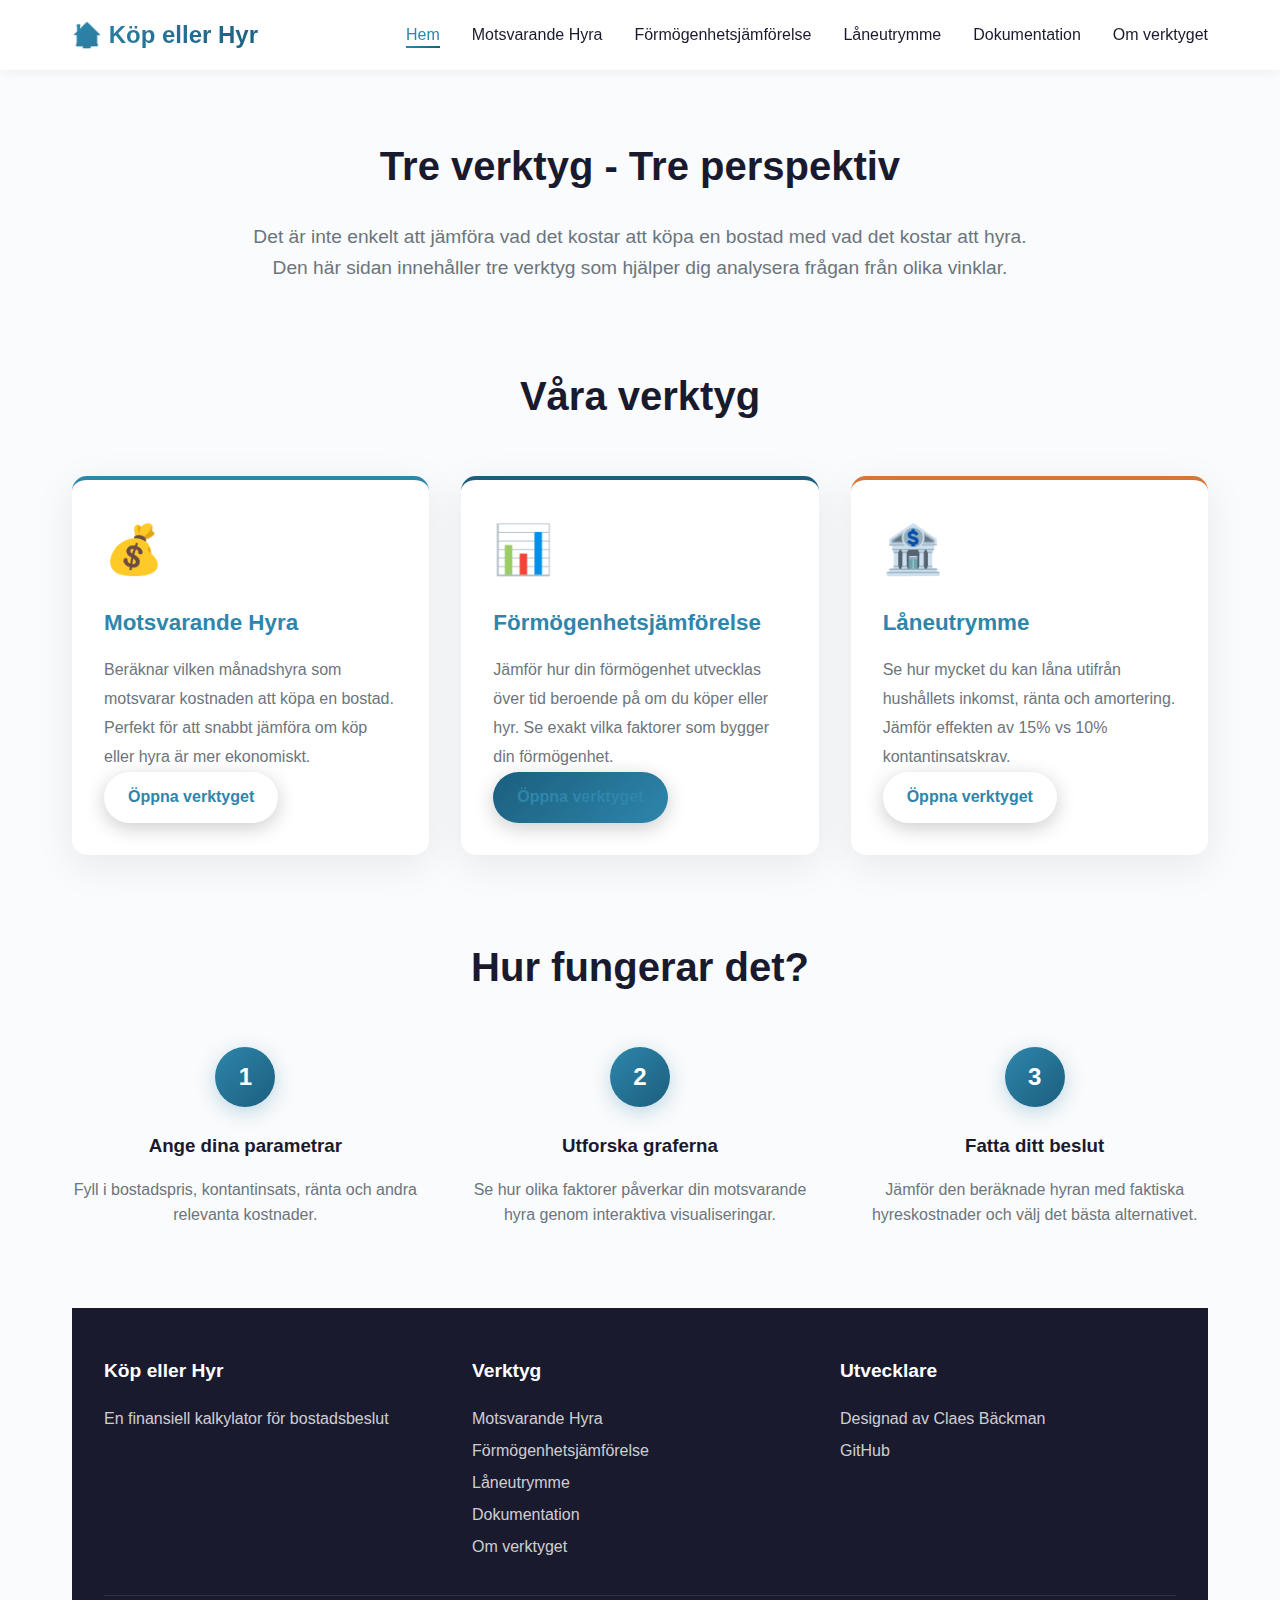
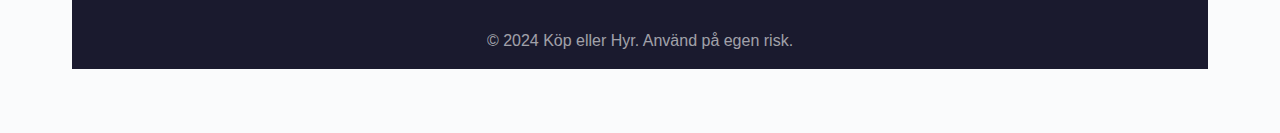
<file: index.html>
<!DOCTYPE html>
<html lang="sv">
<head>
    <meta charset="UTF-8">
    <meta name="viewport" content="width=device-width, initial-scale=1.0">
    <title>Köpa eller Hyra? - Finansiell kalkylator</title>
    <link rel="stylesheet" href="styles.css">
    <!-- Google tag (gtag.js) -->
    <script async src="https://www.googletagmanager.com/gtag/js?id=G-PWQ0R13QTD"></script>
    <script>
      window.dataLayer = window.dataLayer || [];
      function gtag(){dataLayer.push(arguments);}
      gtag('js', new Date());

      gtag('config', 'G-PWQ0R13QTD');
    </script>
</head>
<body>
    <nav class="navbar">
        <div class="nav-container">
            <div class="logo">🏠 Köp eller Hyr</div>
            <ul class="nav-menu">
                <li><a href="index.html" class="active">Hem</a></li>
                <li><a href="calculator.html">Motsvarande Hyra</a></li>
                <li><a href="wealth-comparison.html">Förmögenhetsjämförelse</a></li>
                <li><a href="borrowing-capacity.html">Låneutrymme</a></li>
                <li><a href="documentation.html">Dokumentation</a></li>
                <li><a href="about.html">Om verktyget</a></li>
            </ul>
        </div>
    </nav>

    <main class="container">
        <section class="intro-section">
            <h2>Tre verktyg - Tre perspektiv</h2>
            <p class="lead">
                Det är inte enkelt att jämföra vad det kostar att köpa en bostad med vad det kostar att hyra. 
                Den här sidan innehåller tre verktyg som hjälper dig analysera frågan från olika vinklar.
            </p>
        </section>

        <section class="features-section">
            <h2>Våra verktyg</h2>
            <div class="features-grid" style="grid-template-columns: repeat(3, 1fr);">
                <div class="feature-card" style="border-top: 4px solid var(--primary-color);">
                    <div class="feature-icon">💰</div>
                    <h3>Motsvarande Hyra</h3>
                    <p>
                        Beräknar vilken månadshyra som motsvarar kostnaden att köpa en bostad.
                        Perfekt för att snabbt jämföra om köp eller hyra är mer ekonomiskt.
                    </p>
                   
                    <a href="calculator.html" class="cta-button" style="padding: 0.8rem 1.5rem; font-size: 1rem;">Öppna verktyget</a>
                </div>
                <div class="feature-card" style="border-top: 4px solid var(--secondary-color);">
                    <div class="feature-icon">📊</div>
                    <h3>Förmögenhetsjämförelse</h3>
                    <p>
                        Jämför hur din förmögenhet utvecklas över tid beroende på om du köper eller hyr.
                        Se exakt vilka faktorer som bygger din förmögenhet.
                    </p>
                  
                    <a href="wealth-comparison.html" class="cta-button" style="padding: 0.8rem 1.5rem; font-size: 1rem; background: linear-gradient(135deg, var(--secondary-color), var(--primary-color));">Öppna verktyget</a>
                </div>
                <div class="feature-card" style="border-top: 4px solid var(--accent-color);">
                    <div class="feature-icon">🏦</div>
                    <h3>Låneutrymme</h3>
                    <p>
                        Se hur mycket du kan låna utifrån hushållets inkomst, ränta och amortering.
                        Jämför effekten av 15% vs 10% kontantinsatskrav.
                    </p>

                    <a href="borrowing-capacity.html" class="cta-button" style="padding: 0.8rem 1.5rem; font-size: 1rem;">Öppna verktyget</a>
                </div>
            </div>
        </section>

        <section class="how-it-works">
            <h2>Hur fungerar det?</h2>
            <div class="steps">
                <div class="step">
                    <div class="step-number">1</div>
                    <h3>Ange dina parametrar</h3>
                    <p>Fyll i bostadspris, kontantinsats, ränta och andra relevanta kostnader.</p>
                </div>
                <div class="step">
                    <div class="step-number">2</div>
                    <h3>Utforska graferna</h3>
                    <p>Se hur olika faktorer påverkar din motsvarande hyra genom interaktiva visualiseringar.</p>
                </div>
                <div class="step">
                    <div class="step-number">3</div>
                    <h3>Fatta ditt beslut</h3>
                    <p>Jämför den beräknade hyran med faktiska hyreskostnader och välj det bästa alternativet.</p>
                </div>
            </div>
        </section>

    <footer>
        <div class="footer-content">
            <div class="footer-section">
                <h4>Köp eller Hyr</h4>
                <p>En finansiell kalkylator för bostadsbeslut</p>
            </div>
            <div class="footer-section">
                <h4>Verktyg</h4>
                <ul>
                    <li><a href="calculator.html">Motsvarande Hyra</a></li>
                    <li><a href="wealth-comparison.html">Förmögenhetsjämförelse</a></li>
                    <li><a href="borrowing-capacity.html">Låneutrymme</a></li>
                    <li><a href="documentation.html">Dokumentation</a></li>
                    <li><a href="about.html">Om verktyget</a></li>
                </ul>
            </div>
            <div class="footer-section">
                <h4>Utvecklare</h4>
                <p>Designad av <a href="https://www.claesbackman.com/" target="_blank">Claes Bäckman</a></p>
                <p><a href="https://github.com/claesbackman/Verktyg" target="_blank">GitHub</a></p>
            </div>
        </div>
        <div class="footer-bottom">
            <p>&copy; 2024 Köp eller Hyr. Använd på egen risk.</p>
        </div>
    </footer>
</body>
</html>
</file>
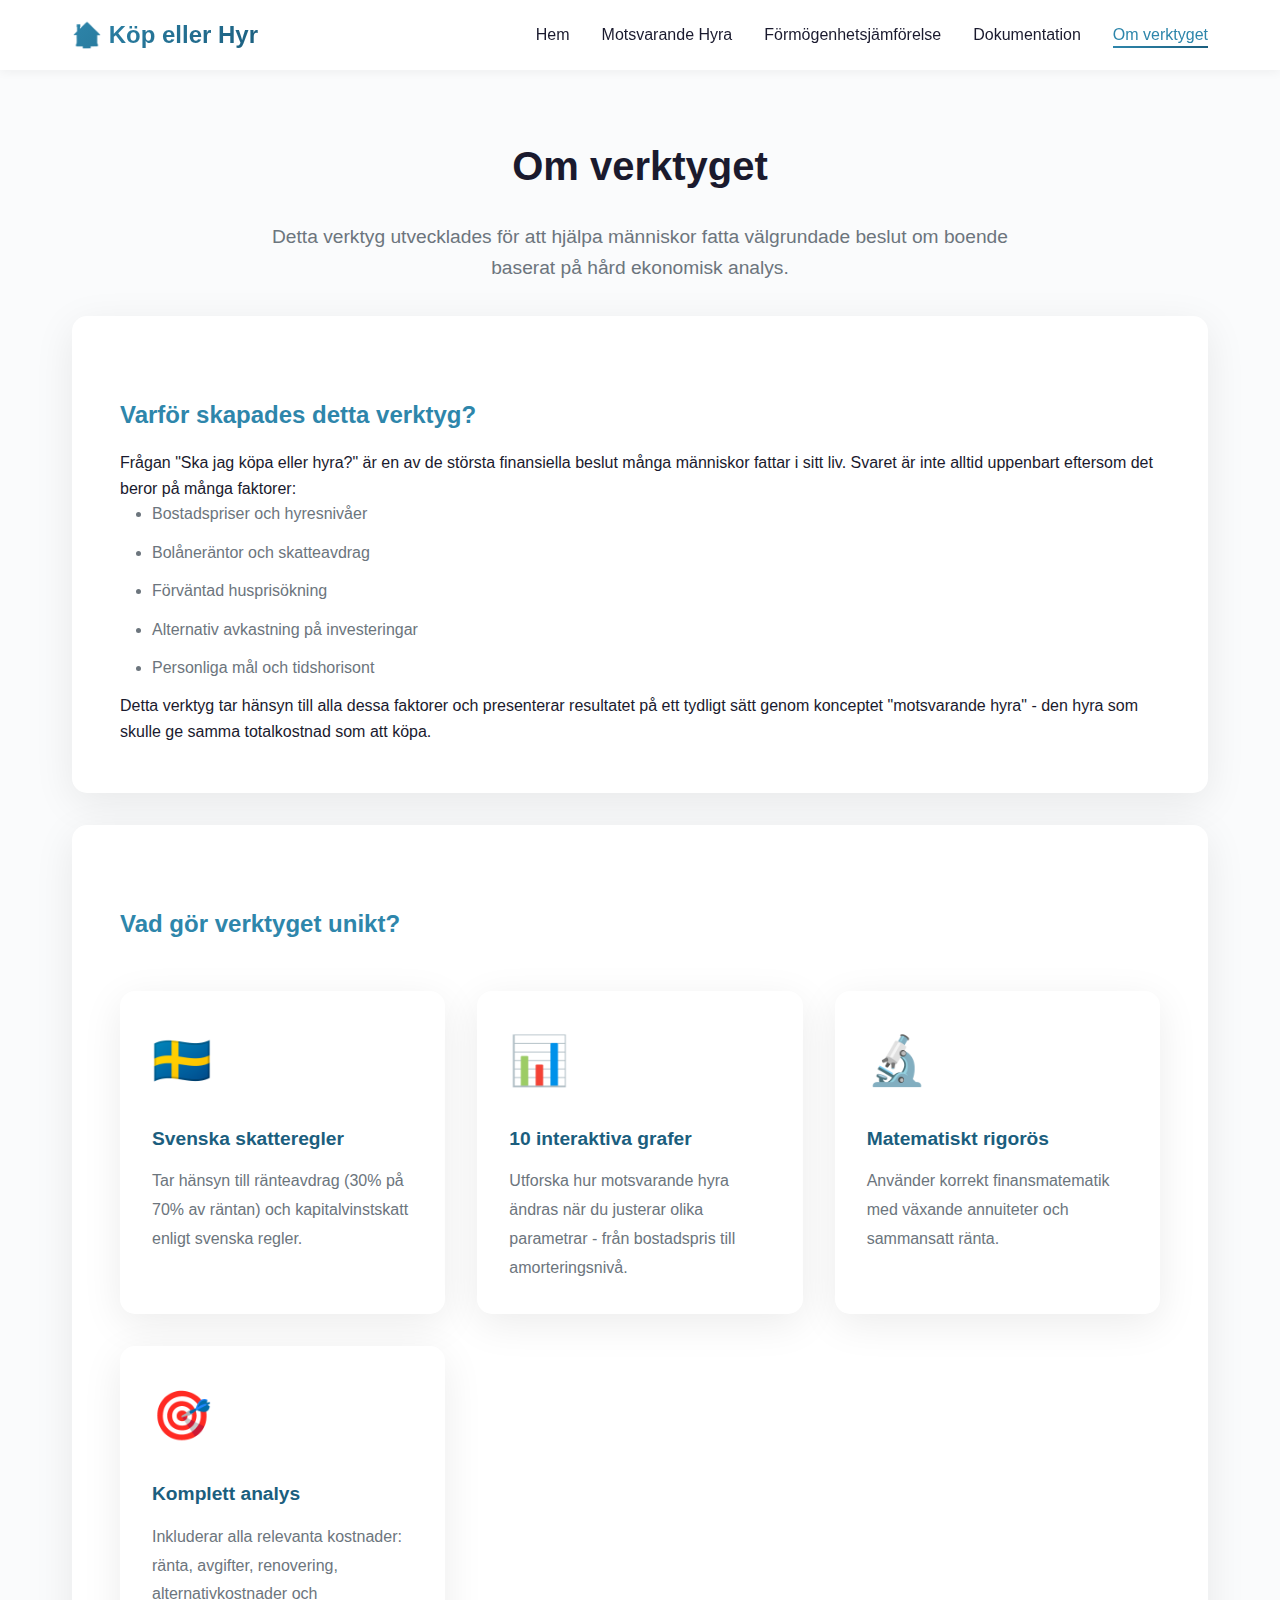
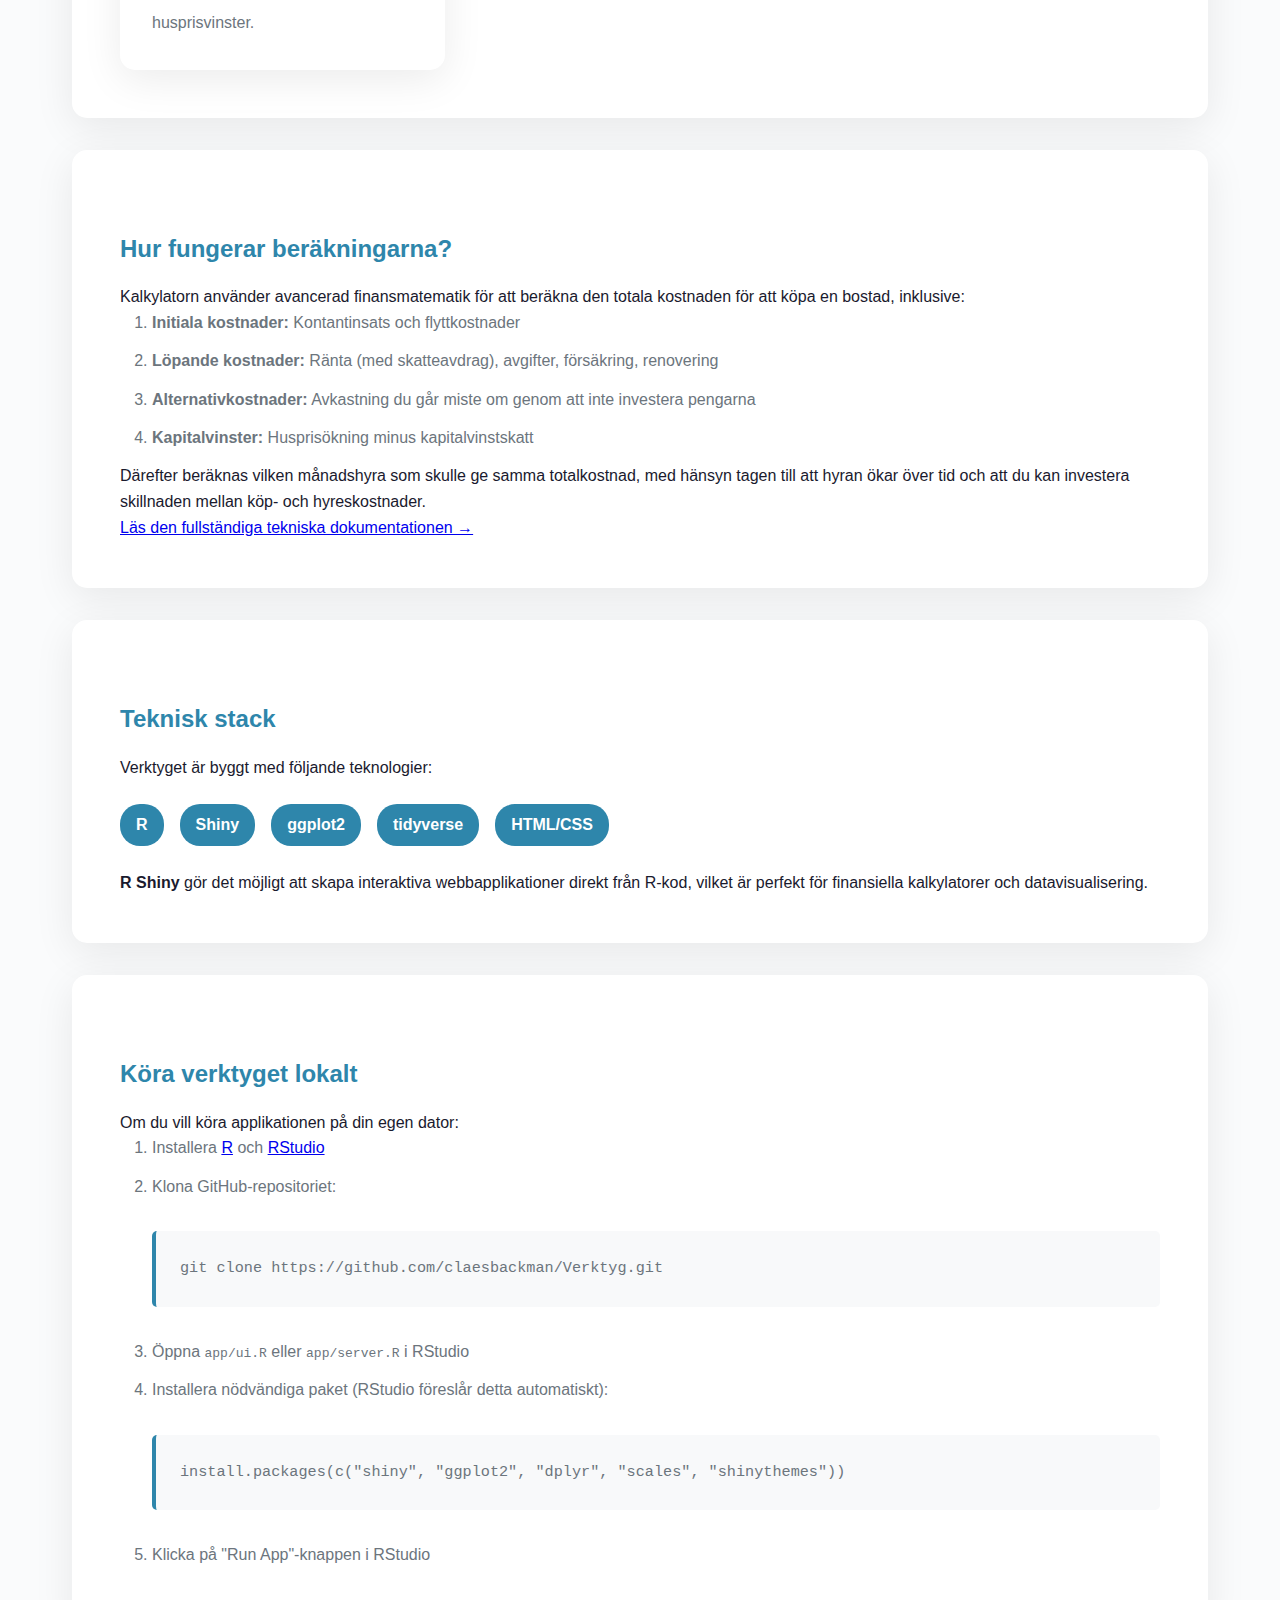
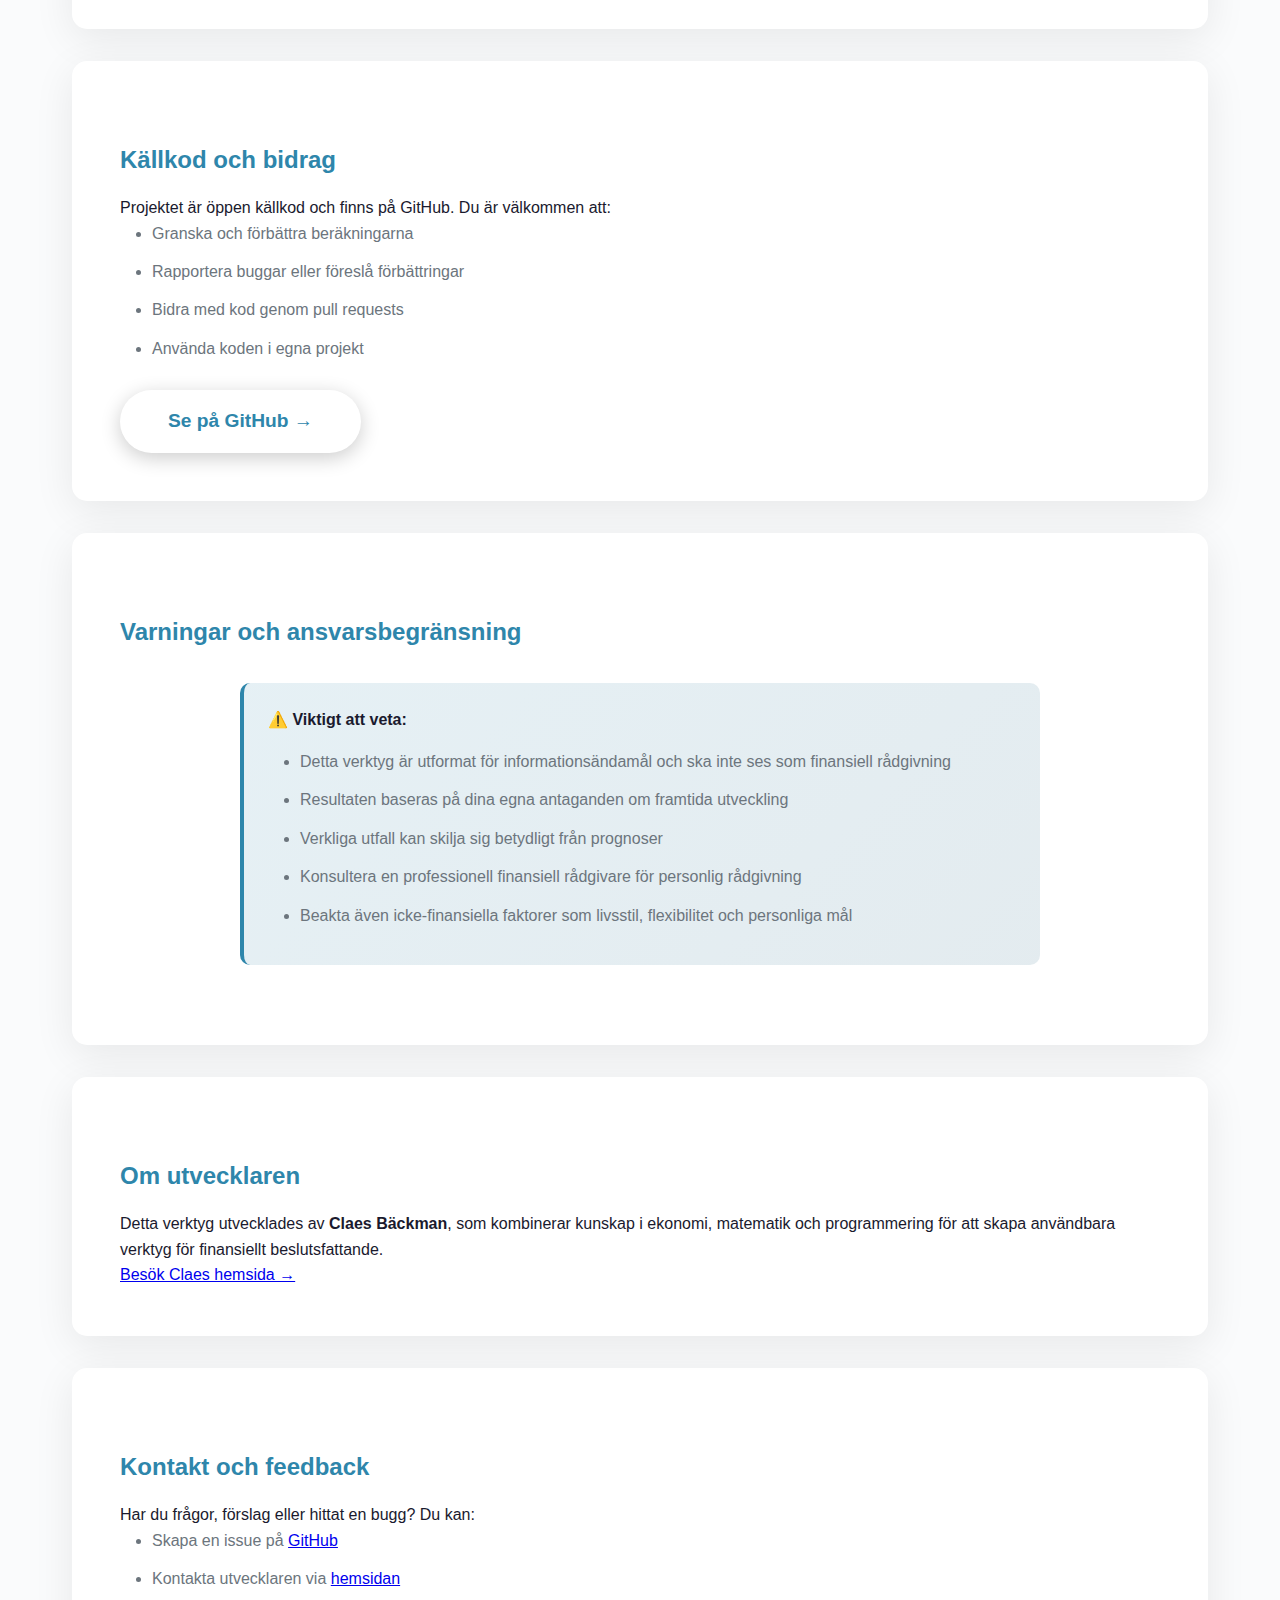
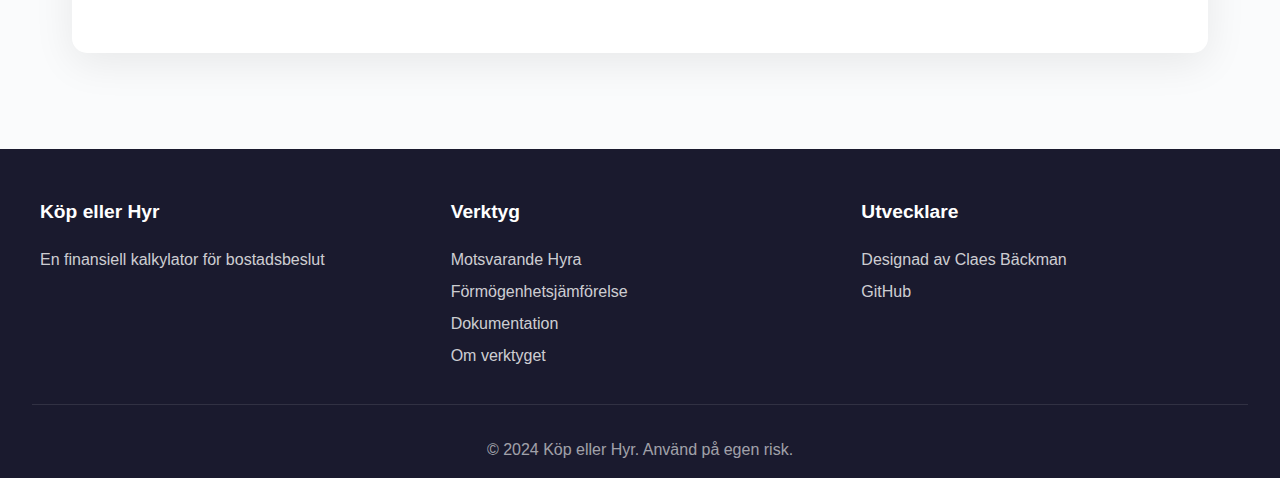
<file: about.html>
<!DOCTYPE html>
<html lang="sv">
<head>
    <meta charset="UTF-8">
    <meta name="viewport" content="width=device-width, initial-scale=1.0">
    <title>Om verktyget - Köpa eller Hyra?</title>
    <link rel="stylesheet" href="styles.css">
</head>
<body>
    <nav class="navbar">
        <div class="nav-container">
            <div class="logo">🏠 Köp eller Hyr</div>
            <ul class="nav-menu">
                <li><a href="index.html">Hem</a></li>
                <li><a href="calculator.html">Motsvarande Hyra</a></li>
                <li><a href="wealth-comparison.html">Förmögenhetsjämförelse</a></li>
                <li><a href="documentation.html">Dokumentation</a></li>
                <li><a href="about.html" class="active">Om verktyget</a></li>
            </ul>
        </div>
    </nav>

    <main class="container">
        <h2>Om verktyget</h2>
        <p class="lead">
            Detta verktyg utvecklades för att hjälpa människor fatta välgrundade beslut om boende baserat på hård ekonomisk analys.
        </p>

        <div class="content-section">
            <h3>Varför skapades detta verktyg?</h3>
            <p>
                Frågan "Ska jag köpa eller hyra?" är en av de största finansiella beslut många människor fattar i sitt liv.
                Svaret är inte alltid uppenbart eftersom det beror på många faktorer:
            </p>
            <ul>
                <li>Bostadspriser och hyresnivåer</li>
                <li>Bolåneräntor och skatteavdrag</li>
                <li>Förväntad husprisökning</li>
                <li>Alternativ avkastning på investeringar</li>
                <li>Personliga mål och tidshorisont</li>
            </ul>
            <p>
                Detta verktyg tar hänsyn till alla dessa faktorer och presenterar resultatet på ett tydligt sätt genom
                konceptet "motsvarande hyra" - den hyra som skulle ge samma totalkostnad som att köpa.
            </p>
        </div>

        <div class="content-section">
            <h3>Vad gör verktyget unikt?</h3>
            <div class="features-grid">
                <div class="feature-card">
                    <div class="feature-icon">🇸🇪</div>
                    <h4>Svenska skatteregler</h4>
                    <p>Tar hänsyn till ränteavdrag (30% på 70% av räntan) och kapitalvinstskatt enligt svenska regler.</p>
                </div>
                <div class="feature-card">
                    <div class="feature-icon">📊</div>
                    <h4>10 interaktiva grafer</h4>
                    <p>Utforska hur motsvarande hyra ändras när du justerar olika parametrar - från bostadspris till amorteringsnivå.</p>
                </div>
                <div class="feature-card">
                    <div class="feature-icon">🔬</div>
                    <h4>Matematiskt rigorös</h4>
                    <p>Använder korrekt finansmatematik med växande annuiteter och sammansatt ränta.</p>
                </div>
                <div class="feature-card">
                    <div class="feature-icon">🎯</div>
                    <h4>Komplett analys</h4>
                    <p>Inkluderar alla relevanta kostnader: ränta, avgifter, renovering, alternativkostnader och husprisvinster.</p>
                </div>
            </div>
        </div>

        <div class="content-section">
            <h3>Hur fungerar beräkningarna?</h3>
            <p>
                Kalkylatorn använder avancerad finansmatematik för att beräkna den totala kostnaden för att köpa en bostad,
                inklusive:
            </p>
            <ol>
                <li><strong>Initiala kostnader:</strong> Kontantinsats och flyttkostnader</li>
                <li><strong>Löpande kostnader:</strong> Ränta (med skatteavdrag), avgifter, försäkring, renovering</li>
                <li><strong>Alternativkostnader:</strong> Avkastning du går miste om genom att inte investera pengarna</li>
                <li><strong>Kapitalvinster:</strong> Husprisökning minus kapitalvinstskatt</li>
            </ol>
            <p>
                Därefter beräknas vilken månadshyra som skulle ge samma totalkostnad, med hänsyn tagen till att hyran
                ökar över tid och att du kan investera skillnaden mellan köp- och hyreskostnader.
            </p>
            <p>
                <a href="documentation.html">Läs den fullständiga tekniska dokumentationen →</a>
            </p>
        </div>

        <div class="content-section">
            <h3>Teknisk stack</h3>
            <p>Verktyget är byggt med följande teknologier:</p>
            <div style="display: flex; flex-wrap: wrap; gap: 1rem; margin: 1.5rem 0;">
                <span style="background: var(--primary-color); color: white; padding: 0.5rem 1rem; border-radius: 20px; font-weight: bold;">R</span>
                <span style="background: var(--primary-color); color: white; padding: 0.5rem 1rem; border-radius: 20px; font-weight: bold;">Shiny</span>
                <span style="background: var(--primary-color); color: white; padding: 0.5rem 1rem; border-radius: 20px; font-weight: bold;">ggplot2</span>
                <span style="background: var(--primary-color); color: white; padding: 0.5rem 1rem; border-radius: 20px; font-weight: bold;">tidyverse</span>
                <span style="background: var(--primary-color); color: white; padding: 0.5rem 1rem; border-radius: 20px; font-weight: bold;">HTML/CSS</span>
            </div>
            <p>
                <strong>R Shiny</strong> gör det möjligt att skapa interaktiva webbapplikationer direkt från R-kod,
                vilket är perfekt för finansiella kalkylatorer och datavisualisering.
            </p>
        </div>

        <div class="content-section">
            <h3>Köra verktyget lokalt</h3>
            <p>Om du vill köra applikationen på din egen dator:</p>
            <ol>
                <li>Installera <a href="https://www.r-project.org/" target="_blank">R</a> och <a href="https://posit.co/download/rstudio-desktop/" target="_blank">RStudio</a></li>
                <li>Klona GitHub-repositoriet:
                    <div class="formula-box">git clone https://github.com/claesbackman/Verktyg.git</div>
                </li>
                <li>Öppna <code>app/ui.R</code> eller <code>app/server.R</code> i RStudio</li>
                <li>Installera nödvändiga paket (RStudio föreslår detta automatiskt):
                    <div class="formula-box">install.packages(c("shiny", "ggplot2", "dplyr", "scales", "shinythemes"))</div>
                </li>
                <li>Klicka på "Run App"-knappen i RStudio</li>
            </ol>
        </div>

        <div class="content-section">
            <h3>Källkod och bidrag</h3>
            <p>
                Projektet är öppen källkod och finns på GitHub. Du är välkommen att:
            </p>
            <ul>
                <li>Granska och förbättra beräkningarna</li>
                <li>Rapportera buggar eller föreslå förbättringar</li>
                <li>Bidra med kod genom pull requests</li>
                <li>Använda koden i egna projekt</li>
            </ul>
            <p>
                <a href="https://github.com/claesbackman/Verktyg" target="_blank" class="cta-button" style="display: inline-block; margin-top: 1rem;">
                    Se på GitHub →
                </a>
            </p>
        </div>

        <div class="content-section">
            <h3>Varningar och ansvarsbegränsning</h3>
            <div class="highlight-box">
                <p><strong>⚠️ Viktigt att veta:</strong></p>
                <ul style="margin-top: 1rem;">
                    <li>Detta verktyg är utformat för informationsändamål och ska inte ses som finansiell rådgivning</li>
                    <li>Resultaten baseras på dina egna antaganden om framtida utveckling</li>
                    <li>Verkliga utfall kan skilja sig betydligt från prognoser</li>
                    <li>Konsultera en professionell finansiell rådgivare för personlig rådgivning</li>
                    <li>Beakta även icke-finansiella faktorer som livsstil, flexibilitet och personliga mål</li>
                </ul>
            </div>
        </div>

        <div class="content-section">
            <h3>Om utvecklaren</h3>
            <p>
                Detta verktyg utvecklades av <strong>Claes Bäckman</strong>, som kombinerar kunskap i ekonomi,
                matematik och programmering för att skapa användbara verktyg för finansiellt beslutsfattande.
            </p>
            <p>
                <a href="https://sites.google.com/view/claesbackman/home" target="_blank">Besök Claes hemsida →</a>
            </p>
        </div>

        <div class="content-section">
            <h3>Kontakt och feedback</h3>
            <p>
                Har du frågor, förslag eller hittat en bugg? Du kan:
            </p>
            <ul>
                <li>Skapa en issue på <a href="https://github.com/claesbackman/Verktyg/issues" target="_blank">GitHub</a></li>
                <li>Kontakta utvecklaren via <a href="https://sites.google.com/view/claesbackman/home" target="_blank">hemsidan</a></li>
            </ul>
        </div>
    </main>

    <footer>
        <div class="footer-content">
            <div class="footer-section">
                <h4>Köp eller Hyr</h4>
                <p>En finansiell kalkylator för bostadsbeslut</p>
            </div>
            <div class="footer-section">
                <h4>Verktyg</h4>
                <ul>
                    <li><a href="calculator.html">Motsvarande Hyra</a></li>
                    <li><a href="wealth-comparison.html">Förmögenhetsjämförelse</a></li>
                    <li><a href="documentation.html">Dokumentation</a></li>
                    <li><a href="about.html">Om verktyget</a></li>
                </ul>
            </div>
            <div class="footer-section">
                <h4>Utvecklare</h4>
                <p>Designad av <a href="https://sites.google.com/view/claesbackman/home" target="_blank">Claes Bäckman</a></p>
                <p><a href="https://github.com/claesbackman/Verktyg" target="_blank">GitHub</a></p>
            </div>
        </div>
        <div class="footer-bottom">
            <p>&copy; 2024 Köp eller Hyr. Använd på egen risk.</p>
        </div>
    </footer>
</body>
</html>
</file>
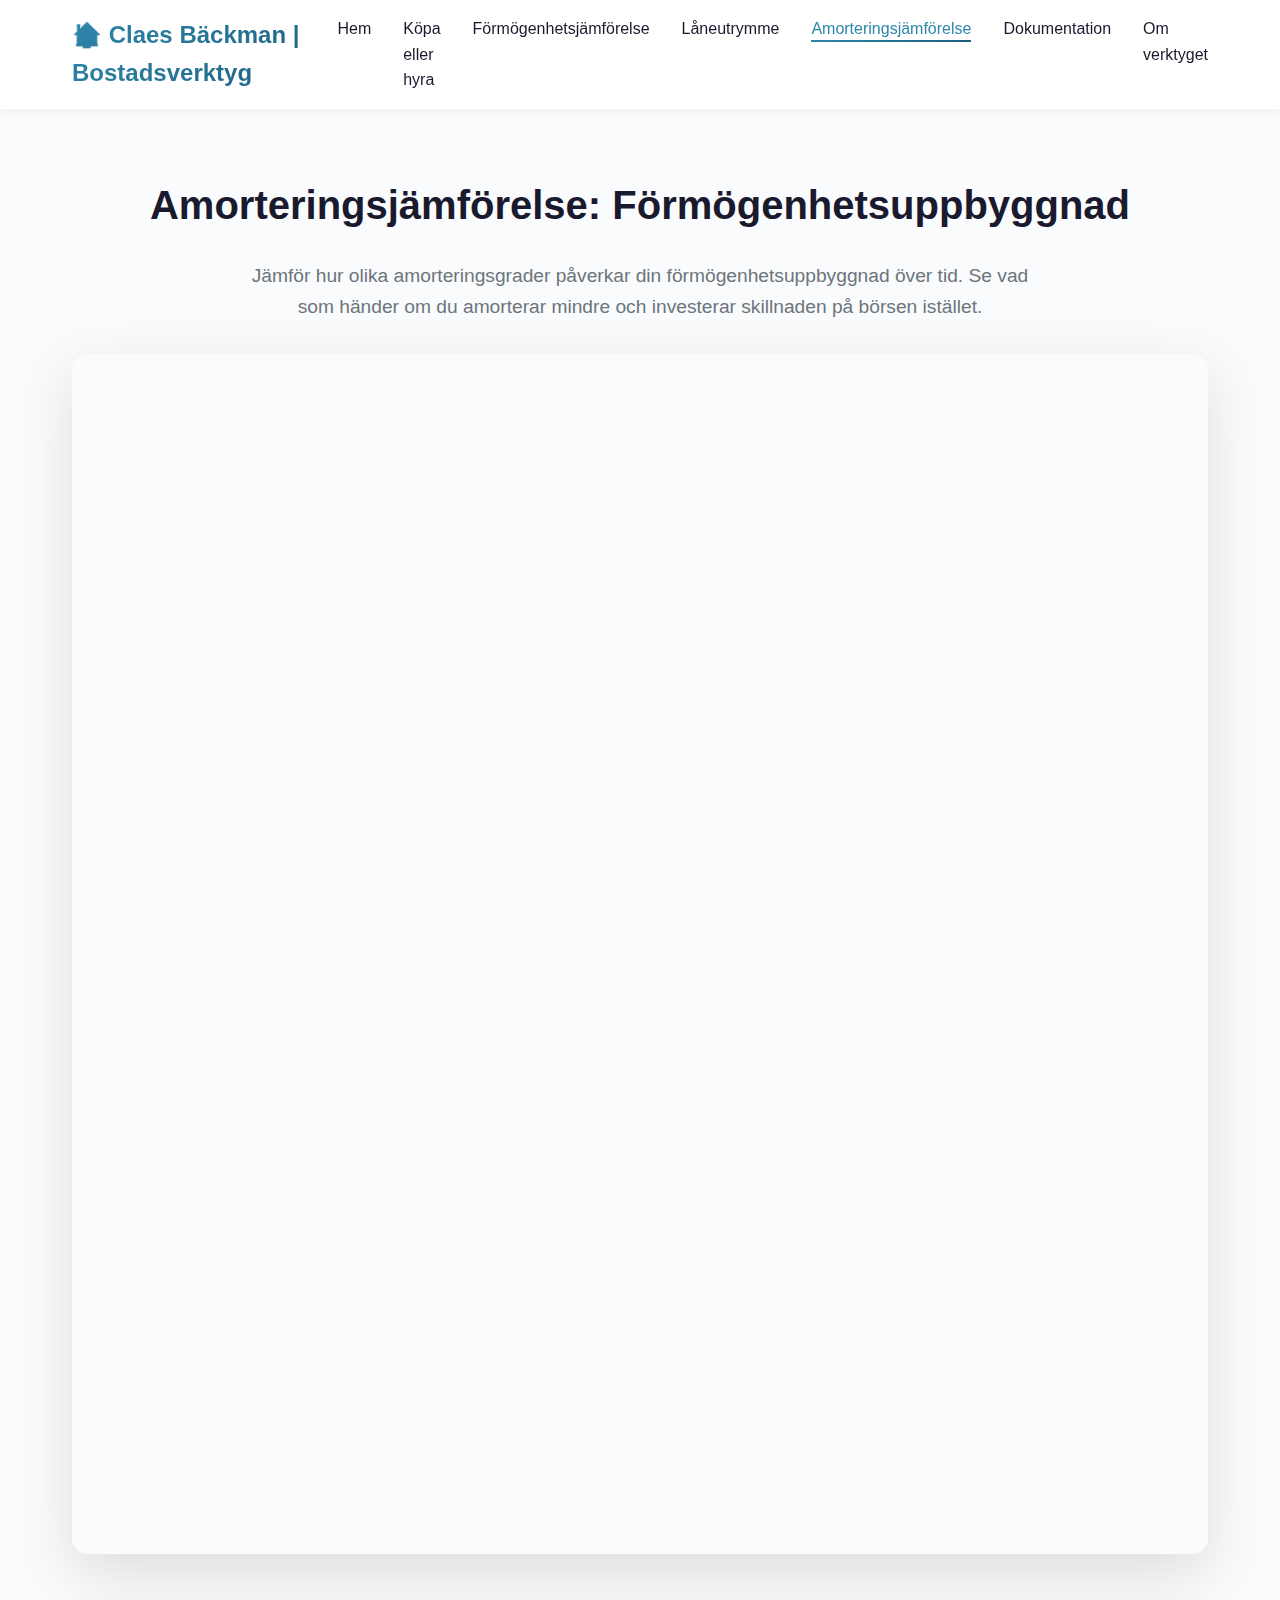
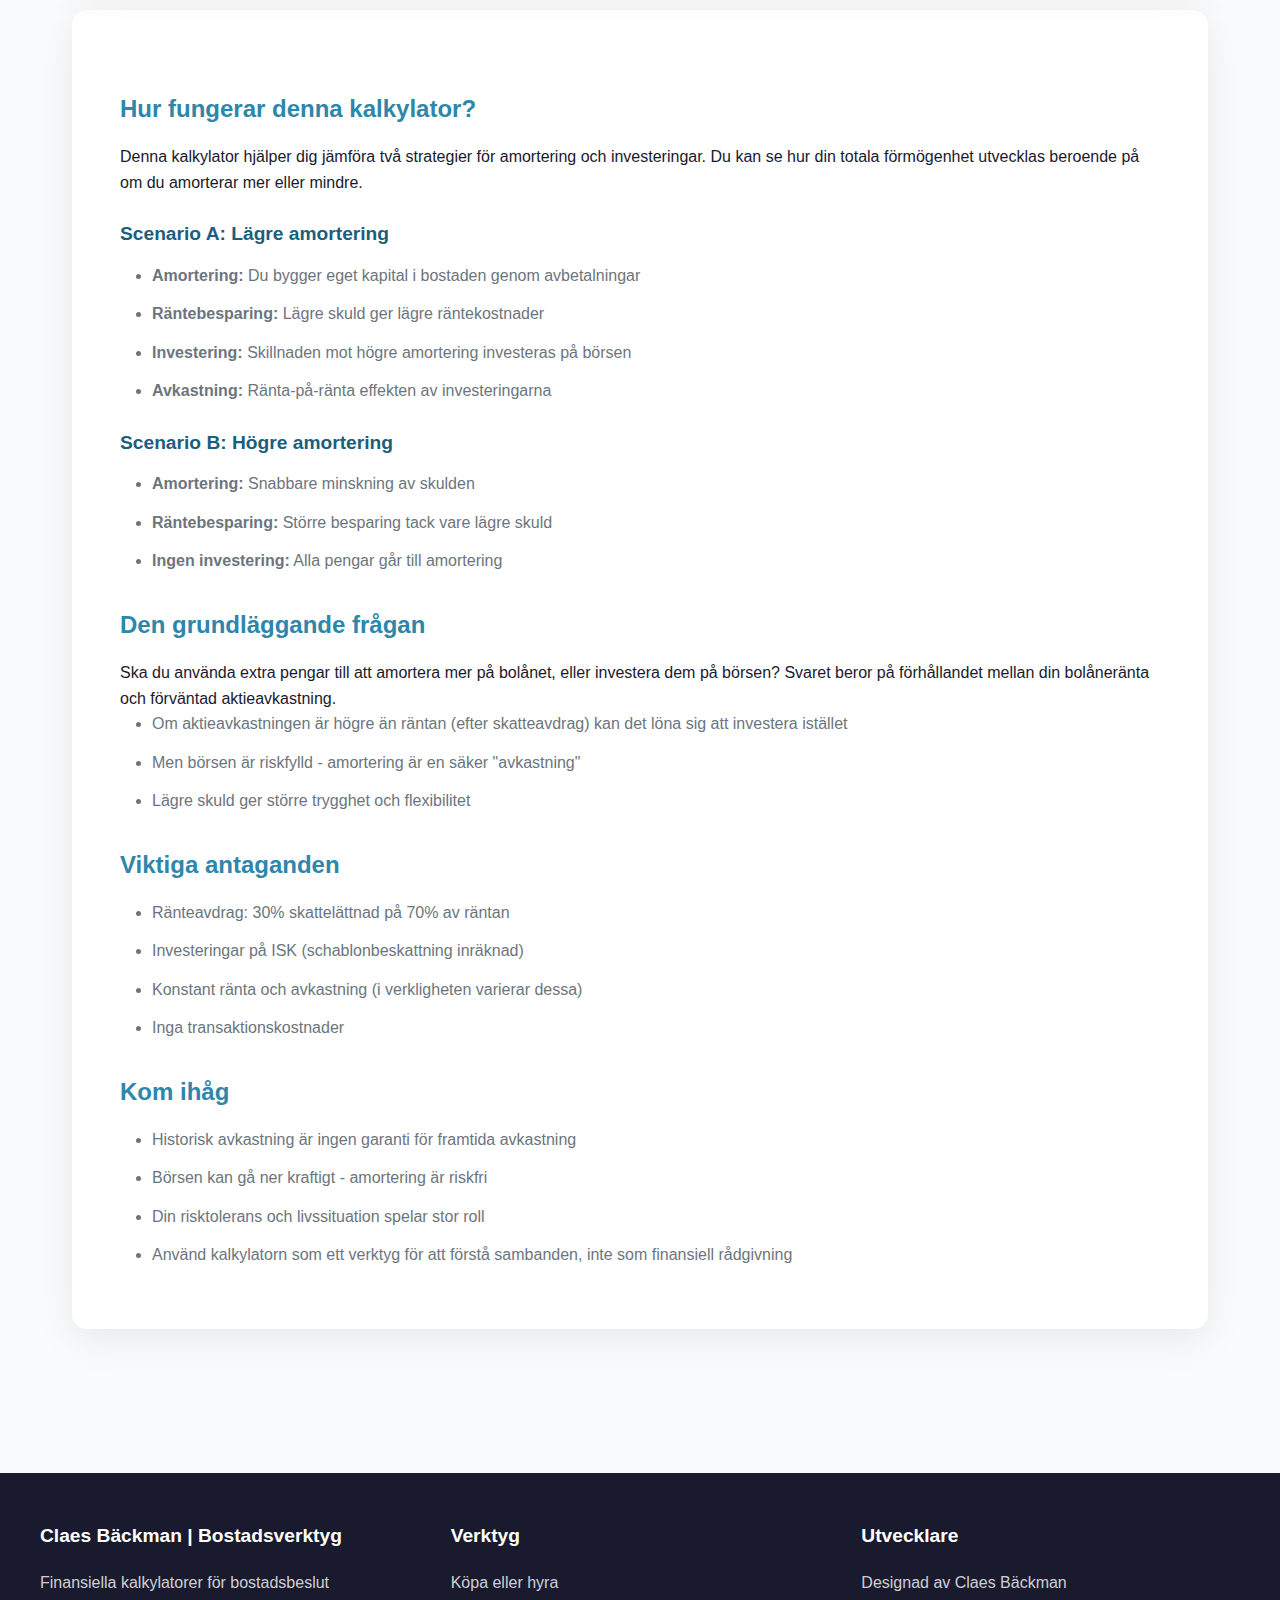
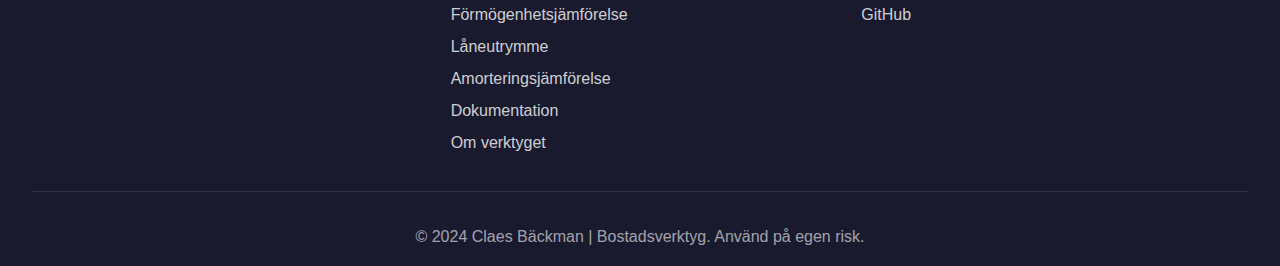
<file: amortization-comparison.html>
<!DOCTYPE html>
<html lang="sv">
<head>
    <meta charset="UTF-8">
    <meta name="viewport" content="width=device-width, initial-scale=1.0">
    <title>Claes Bäckman | Bostadsverktyg</title>
    <link rel="stylesheet" href="styles.css">
    <!-- Google tag (gtag.js) -->
    <script async src="https://www.googletagmanager.com/gtag/js?id=G-PWQ0R13QTD"></script>
    <script>
      window.dataLayer = window.dataLayer || [];
      function gtag(){dataLayer.push(arguments);}
      gtag('js', new Date());

      gtag('config', 'G-PWQ0R13QTD');
    </script>
</head>
<body>
    <nav class="navbar">
        <div class="nav-container">
            <div class="logo">🏠 Claes Bäckman | Bostadsverktyg</div>
            <ul class="nav-menu">
                <li><a href="index.html">Hem</a></li>
                <li><a href="calculator.html">Köpa eller hyra</a></li>
                <li><a href="wealth-comparison.html">Förmögenhetsjämförelse</a></li>
                <li><a href="borrowing-capacity.html">Låneutrymme</a></li>
                <li><a href="amortization-comparison.html" class="active">Amorteringsjämförelse</a></li>
                <li><a href="documentation.html">Dokumentation</a></li>
                <li><a href="about.html">Om verktyget</a></li>
            </ul>
        </div>
    </nav>

    <main class="container">
        <section>
            <h2>Amorteringsjämförelse: Förmögenhetsuppbyggnad</h2>
            <p class="lead">
                Jämför hur olika amorteringsgrader påverkar din förmögenhetsuppbyggnad över tid.
                Se vad som händer om du amorterar mindre och investerar skillnaden på börsen istället.
            </p>

            <iframe
                src="https://claesbackman.shinyapps.io/app_amortization_comparison/"
                class="calculator-embed"
                title="Amorteringsjämförelse Kalkylator"
            ></iframe>

            <div class="content-section" style="margin-top: 3rem;">
                <h3>Hur fungerar denna kalkylator?</h3>
                <p>
                    Denna kalkylator hjälper dig jämföra två strategier för amortering och investeringar.
                    Du kan se hur din totala förmögenhet utvecklas beroende på om du amorterar mer eller mindre.
                </p>

                <h4>Scenario A: Lägre amortering</h4>
                <ul>
                    <li><strong>Amortering:</strong> Du bygger eget kapital i bostaden genom avbetalningar</li>
                    <li><strong>Räntebesparing:</strong> Lägre skuld ger lägre räntekostnader</li>
                    <li><strong>Investering:</strong> Skillnaden mot högre amortering investeras på börsen</li>
                    <li><strong>Avkastning:</strong> Ränta-på-ränta effekten av investeringarna</li>
                </ul>

                <h4>Scenario B: Högre amortering</h4>
                <ul>
                    <li><strong>Amortering:</strong> Snabbare minskning av skulden</li>
                    <li><strong>Räntebesparing:</strong> Större besparing tack vare lägre skuld</li>
                    <li><strong>Ingen investering:</strong> Alla pengar går till amortering</li>
                </ul>

                <h3>Den grundläggande frågan</h3>
                <p>
                    Ska du använda extra pengar till att amortera mer på bolånet, eller investera dem på börsen?
                    Svaret beror på förhållandet mellan din bolåneränta och förväntad aktieavkastning.
                </p>
                <ul>
                    <li>Om aktieavkastningen är högre än räntan (efter skatteavdrag) kan det löna sig att investera istället</li>
                    <li>Men börsen är riskfylld - amortering är en säker "avkastning"</li>
                    <li>Lägre skuld ger större trygghet och flexibilitet</li>
                </ul>

                <h3>Viktiga antaganden</h3>
                <ul>
                    <li>Ränteavdrag: 30% skattelättnad på 70% av räntan</li>
                    <li>Investeringar på ISK (schablonbeskattning inräknad)</li>
                    <li>Konstant ränta och avkastning (i verkligheten varierar dessa)</li>
                    <li>Inga transaktionskostnader</li>
                </ul>

                <h3>Kom ihåg</h3>
                <ul>
                    <li>Historisk avkastning är ingen garanti för framtida avkastning</li>
                    <li>Börsen kan gå ner kraftigt - amortering är riskfri</li>
                    <li>Din risktolerans och livssituation spelar stor roll</li>
                    <li>Använd kalkylatorn som ett verktyg för att förstå sambanden, inte som finansiell rådgivning</li>
                </ul>
            </div>
        </section>
    </main>

    <footer>
        <div class="footer-content">
            <div class="footer-section">
                <h4>Claes Bäckman | Bostadsverktyg</h4>
                <p>Finansiella kalkylatorer för bostadsbeslut</p>
            </div>
            <div class="footer-section">
                <h4>Verktyg</h4>
                <ul>
                    <li><a href="calculator.html">Köpa eller hyra</a></li>
                    <li><a href="wealth-comparison.html">Förmögenhetsjämförelse</a></li>
                    <li><a href="borrowing-capacity.html">Låneutrymme</a></li>
                    <li><a href="amortization-comparison.html">Amorteringsjämförelse</a></li>
                    <li><a href="documentation.html">Dokumentation</a></li>
                    <li><a href="about.html">Om verktyget</a></li>
                </ul>
            </div>
            <div class="footer-section">
                <h4>Utvecklare</h4>
                <p>Designad av <a href="https://www.claesbackman.com/" target="_blank">Claes Bäckman</a></p>
                <p><a href="https://github.com/claesbackman/Verktyg" target="_blank">GitHub</a></p>
            </div>
        </div>
        <div class="footer-bottom">
            <p>&copy; 2024 Claes Bäckman | Bostadsverktyg. Använd på egen risk.</p>
        </div>
    </footer>
</body>
</html>
</file>
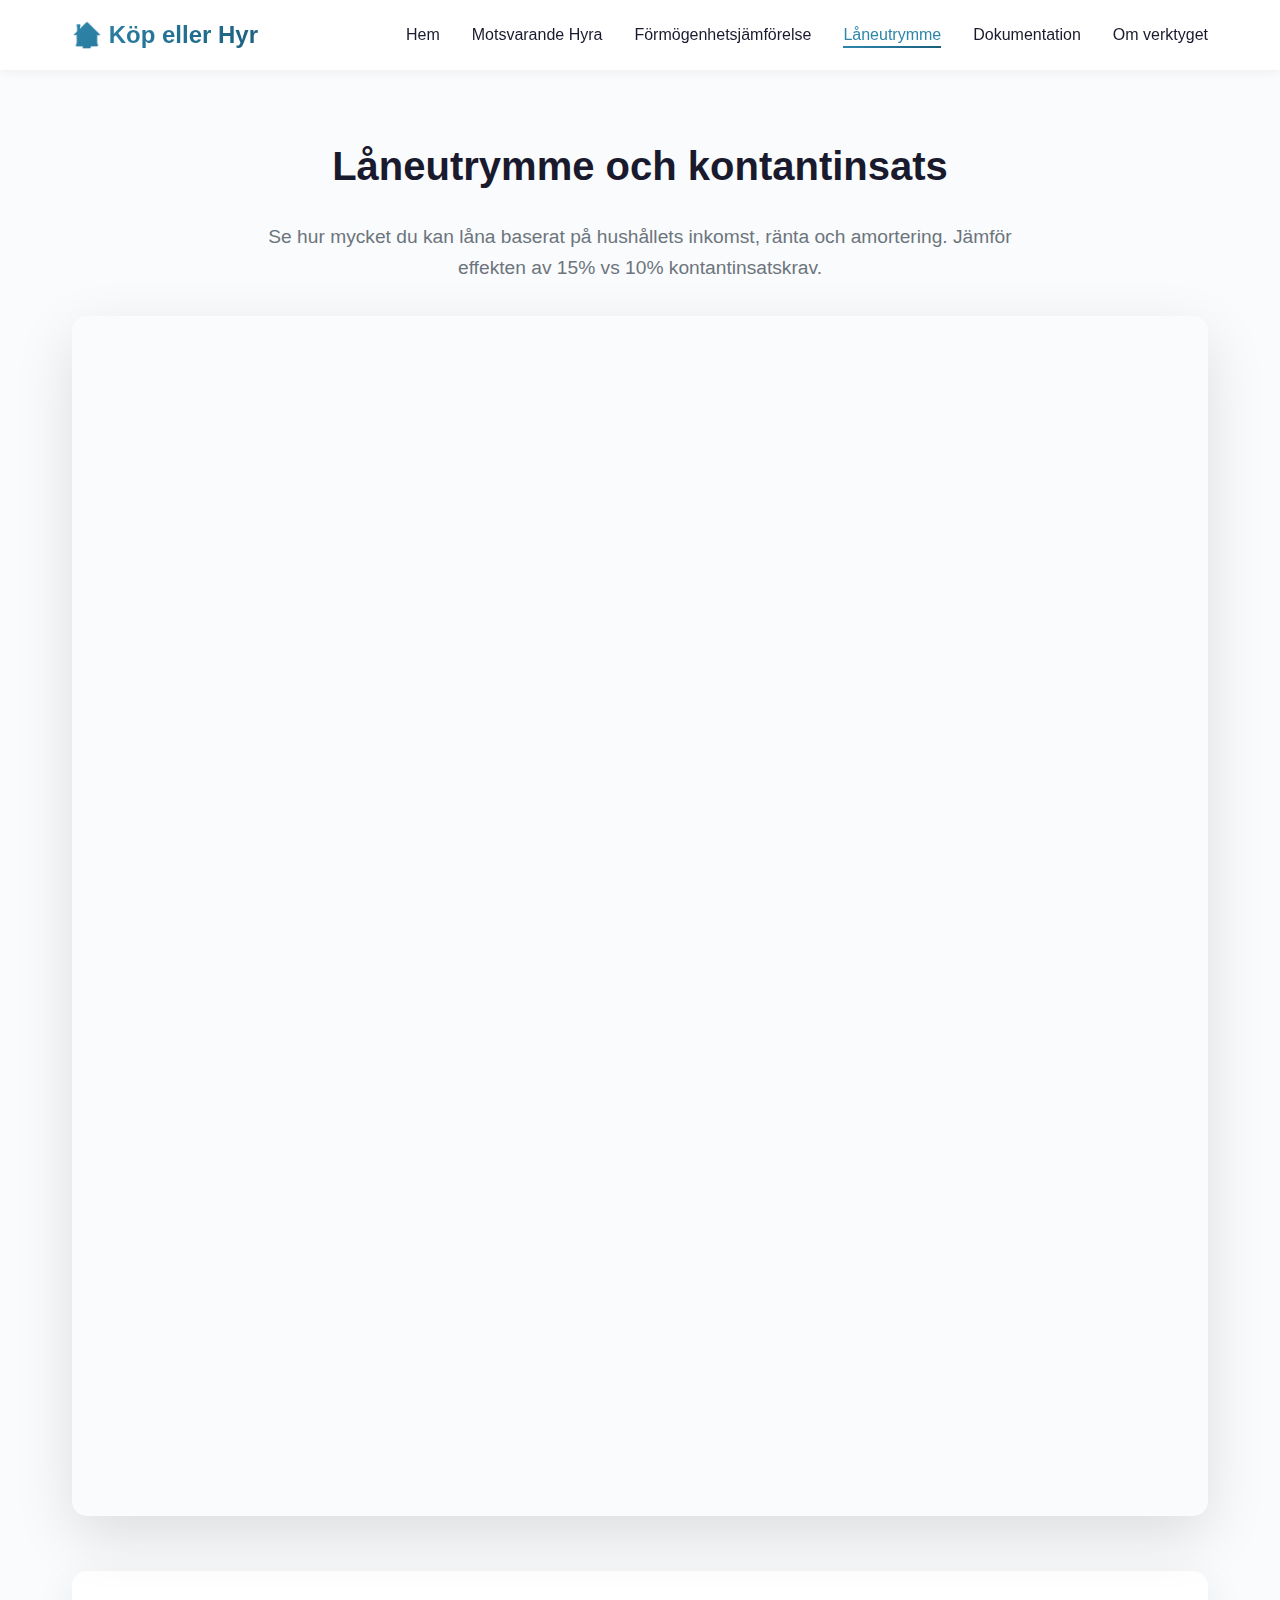
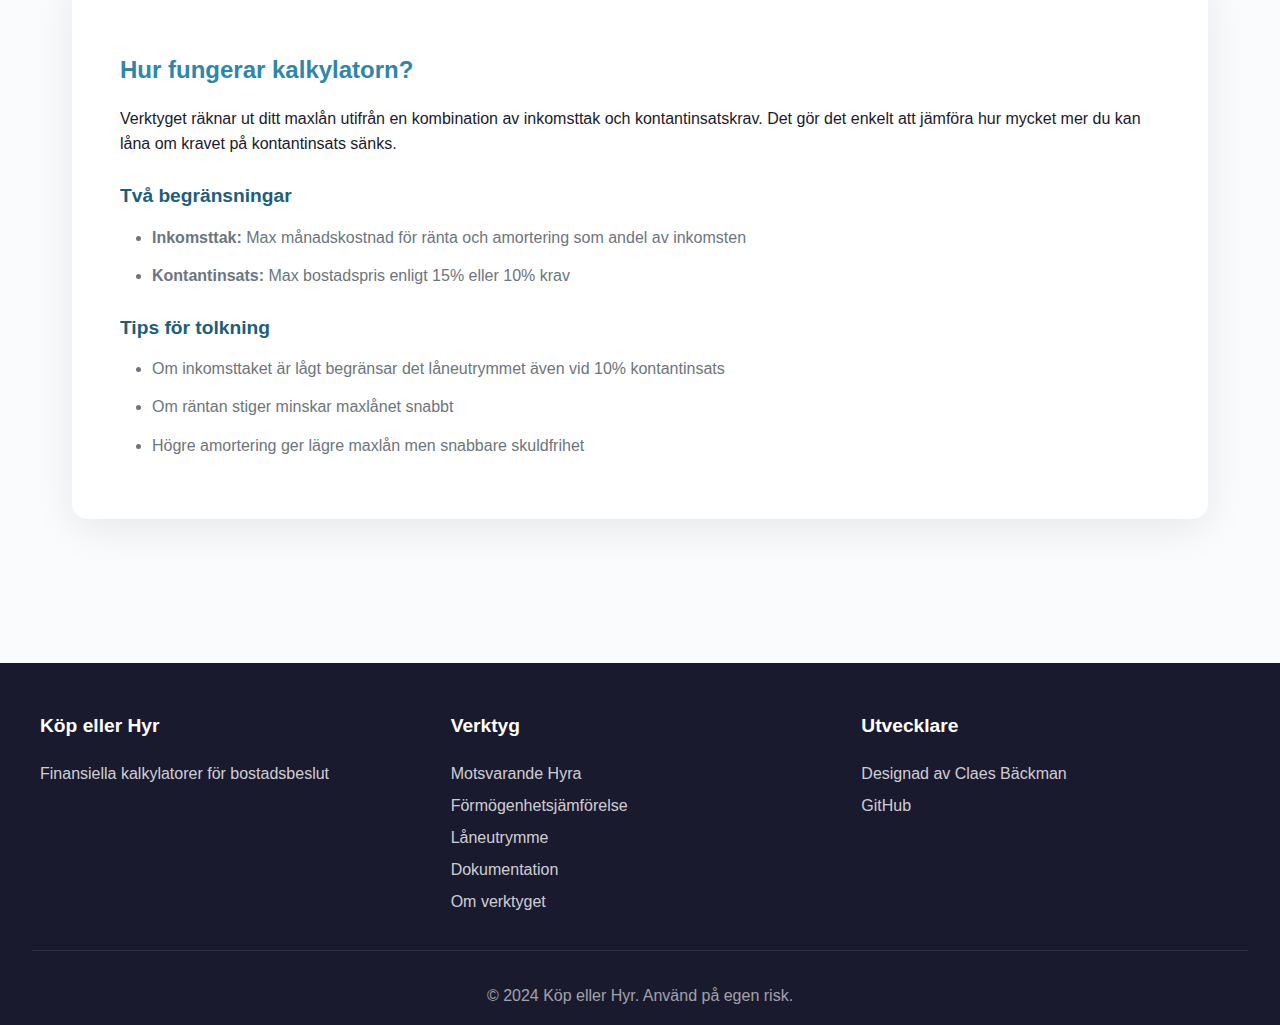
<file: borrowing-capacity.html>
<!DOCTYPE html>
<html lang="sv">
<head>
    <meta charset="UTF-8">
    <meta name="viewport" content="width=device-width, initial-scale=1.0">
    <title>Låneutrymme - Köpa eller Hyra?</title>
    <link rel="stylesheet" href="styles.css">
</head>
<body>
    <nav class="navbar">
        <div class="nav-container">
            <div class="logo">🏠 Köp eller Hyr</div>
            <ul class="nav-menu">
                <li><a href="index.html">Hem</a></li>
                <li><a href="calculator.html">Motsvarande Hyra</a></li>
                <li><a href="wealth-comparison.html">Förmögenhetsjämförelse</a></li>
                <li><a href="borrowing-capacity.html" class="active">Låneutrymme</a></li>
                <li><a href="documentation.html">Dokumentation</a></li>
                <li><a href="about.html">Om verktyget</a></li>
            </ul>
        </div>
    </nav>

    <main class="container">
        <section>
            <h2>Låneutrymme och kontantinsats</h2>
            <p class="lead">
                Se hur mycket du kan låna baserat på hushållets inkomst, ränta och amortering.
                Jämför effekten av 15% vs 10% kontantinsatskrav.
            </p>

            <iframe
                src="https://claesbackman.shinyapps.io/MaxLan/"
                class="calculator-embed"
                title="Låneutrymme Kalkylator"
            ></iframe>

            <div class="content-section" style="margin-top: 3rem;">
                <h3>Hur fungerar kalkylatorn?</h3>
                <p>
                    Verktyget räknar ut ditt maxlån utifrån en kombination av inkomsttak och kontantinsatskrav.
                    Det gör det enkelt att jämföra hur mycket mer du kan låna om kravet på kontantinsats sänks.
                </p>

                <h4>Två begränsningar</h4>
                <ul>
                    <li><strong>Inkomsttak:</strong> Max månadskostnad för ränta och amortering som andel av inkomsten</li>
                    <li><strong>Kontantinsats:</strong> Max bostadspris enligt 15% eller 10% krav</li>
                </ul>

                <h4>Tips för tolkning</h4>
                <ul>
                    <li>Om inkomsttaket är lågt begränsar det låneutrymmet även vid 10% kontantinsats</li>
                    <li>Om räntan stiger minskar maxlånet snabbt</li>
                    <li>Högre amortering ger lägre maxlån men snabbare skuldfrihet</li>
                </ul>
            </div>
        </section>
    </main>

    <footer>
        <div class="footer-content">
            <div class="footer-section">
                <h4>Köp eller Hyr</h4>
                <p>Finansiella kalkylatorer för bostadsbeslut</p>
            </div>
            <div class="footer-section">
                <h4>Verktyg</h4>
                <ul>
                    <li><a href="calculator.html">Motsvarande Hyra</a></li>
                    <li><a href="wealth-comparison.html">Förmögenhetsjämförelse</a></li>
                    <li><a href="borrowing-capacity.html">Låneutrymme</a></li>
                    <li><a href="documentation.html">Dokumentation</a></li>
                    <li><a href="about.html">Om verktyget</a></li>
                </ul>
            </div>
            <div class="footer-section">
                <h4>Utvecklare</h4>
                <p>Designad av <a href="https://sites.google.com/view/claesbackman/home" target="_blank">Claes Bäckman</a></p>
                <p><a href="https://github.com/claesbackman/Verktyg" target="_blank">GitHub</a></p>
            </div>
        </div>
        <div class="footer-bottom">
            <p>&copy; 2024 Köp eller Hyr. Använd på egen risk.</p>
        </div>
    </footer>
</body>
</html>
</file>
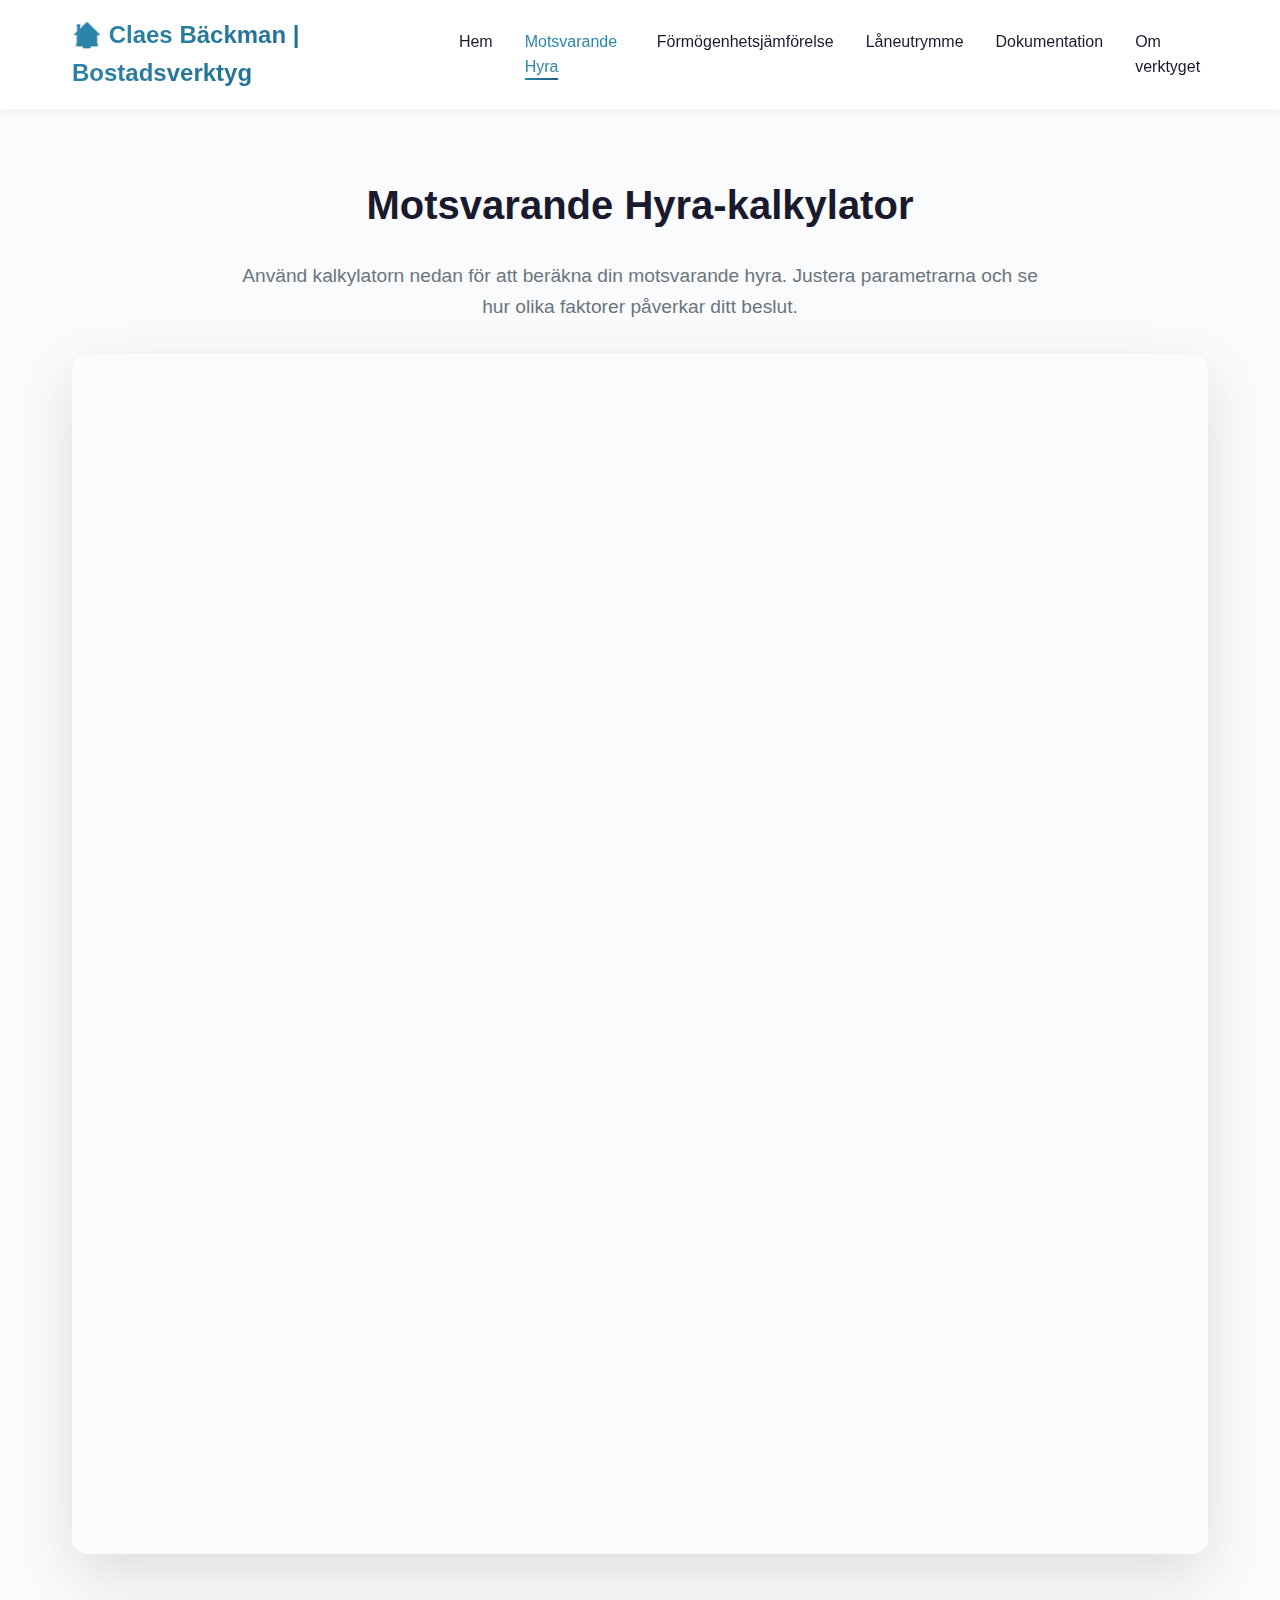
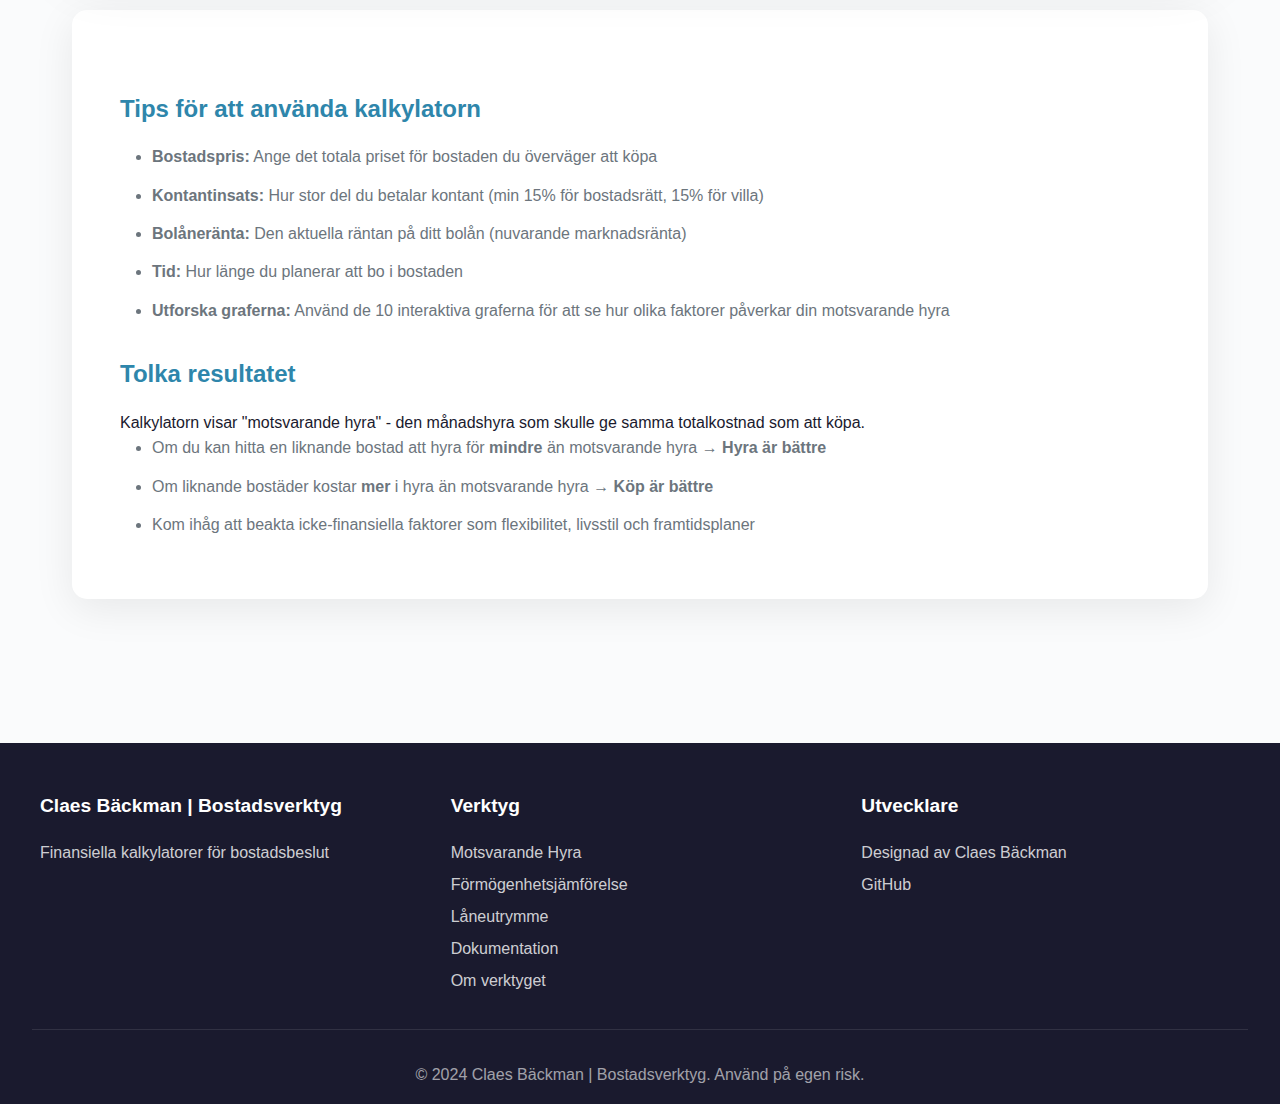
<file: calculator.html>
<!DOCTYPE html>
<html lang="sv">
<head>
    <meta charset="UTF-8">
    <meta name="viewport" content="width=device-width, initial-scale=1.0">
    <title>Claes Bäckman | Bostadsverktyg</title>
    <link rel="stylesheet" href="styles.css">
    <!-- Google tag (gtag.js) -->
    <script async src="https://www.googletagmanager.com/gtag/js?id=G-PWQ0R13QTD"></script>
    <script>
      window.dataLayer = window.dataLayer || [];
      function gtag(){dataLayer.push(arguments);}
      gtag('js', new Date());

      gtag('config', 'G-PWQ0R13QTD');
    </script>
</head>
<body>
    <nav class="navbar">
        <div class="nav-container">
            <div class="logo">🏠 Claes Bäckman | Bostadsverktyg</div>
            <ul class="nav-menu">
                <li><a href="index.html">Hem</a></li>
                <li><a href="calculator.html" class="active">Motsvarande Hyra</a></li>
                <li><a href="wealth-comparison.html">Förmögenhetsjämförelse</a></li>
                <li><a href="borrowing-capacity.html">Låneutrymme</a></li>
                <li><a href="documentation.html">Dokumentation</a></li>
                <li><a href="about.html">Om verktyget</a></li>
            </ul>
        </div>
    </nav>

    <main class="container">
        <section>
            <h2>Motsvarande Hyra-kalkylator</h2>
            <p class="lead">
                Använd kalkylatorn nedan för att beräkna din motsvarande hyra. Justera parametrarna och se hur olika faktorer påverkar ditt beslut.
            </p>

            <iframe
                src="https://claesbackman.shinyapps.io/Verktyg/"
                class="calculator-embed"
                title="Motsvarande Hyra-kalkylator"
            ></iframe>

            <div class="content-section" style="margin-top: 3rem;">
                <h3>Tips för att använda kalkylatorn</h3>
                <ul>
                    <li><strong>Bostadspris:</strong> Ange det totala priset för bostaden du överväger att köpa</li>
                    <li><strong>Kontantinsats:</strong> Hur stor del du betalar kontant (min 15% för bostadsrätt, 15% för villa)</li>
                    <li><strong>Bolåneränta:</strong> Den aktuella räntan på ditt bolån (nuvarande marknadsränta)</li>
                    <li><strong>Tid:</strong> Hur länge du planerar att bo i bostaden</li>
                    <li><strong>Utforska graferna:</strong> Använd de 10 interaktiva graferna för att se hur olika faktorer påverkar din motsvarande hyra</li>
                </ul>

                <h3>Tolka resultatet</h3>
                <p>
                    Kalkylatorn visar "motsvarande hyra" - den månadshyra som skulle ge samma totalkostnad som att köpa.
                </p>
                <ul>
                    <li>Om du kan hitta en liknande bostad att hyra för <strong>mindre</strong> än motsvarande hyra → <strong>Hyra är bättre</strong></li>
                    <li>Om liknande bostäder kostar <strong>mer</strong> i hyra än motsvarande hyra → <strong>Köp är bättre</strong></li>
                    <li>Kom ihåg att beakta icke-finansiella faktorer som flexibilitet, livsstil och framtidsplaner</li>
                </ul>
            </div>
        </section>
    </main>

    <footer>
        <div class="footer-content">
            <div class="footer-section">
                <h4>Claes Bäckman | Bostadsverktyg</h4>
                <p>Finansiella kalkylatorer för bostadsbeslut</p>
            </div>
            <div class="footer-section">
                <h4>Verktyg</h4>
                <ul>
                    <li><a href="calculator.html">Motsvarande Hyra</a></li>
                    <li><a href="wealth-comparison.html">Förmögenhetsjämförelse</a></li>
                    <li><a href="borrowing-capacity.html">Låneutrymme</a></li>
                    <li><a href="documentation.html">Dokumentation</a></li>
                    <li><a href="about.html">Om verktyget</a></li>
                </ul>
            </div>
            <div class="footer-section">
                <h4>Utvecklare</h4>
                <p>Designad av <a href="https://www.claesbackman.com/" target="_blank">Claes Bäckman</a></p>
                <p><a href="https://github.com/claesbackman/Verktyg" target="_blank">GitHub</a></p>
            </div>
        </div>
        <div class="footer-bottom">
            <p>&copy; 2024 Claes Bäckman | Bostadsverktyg. Använd på egen risk.</p>
        </div>
    </footer>
</body>
</html>
</file>
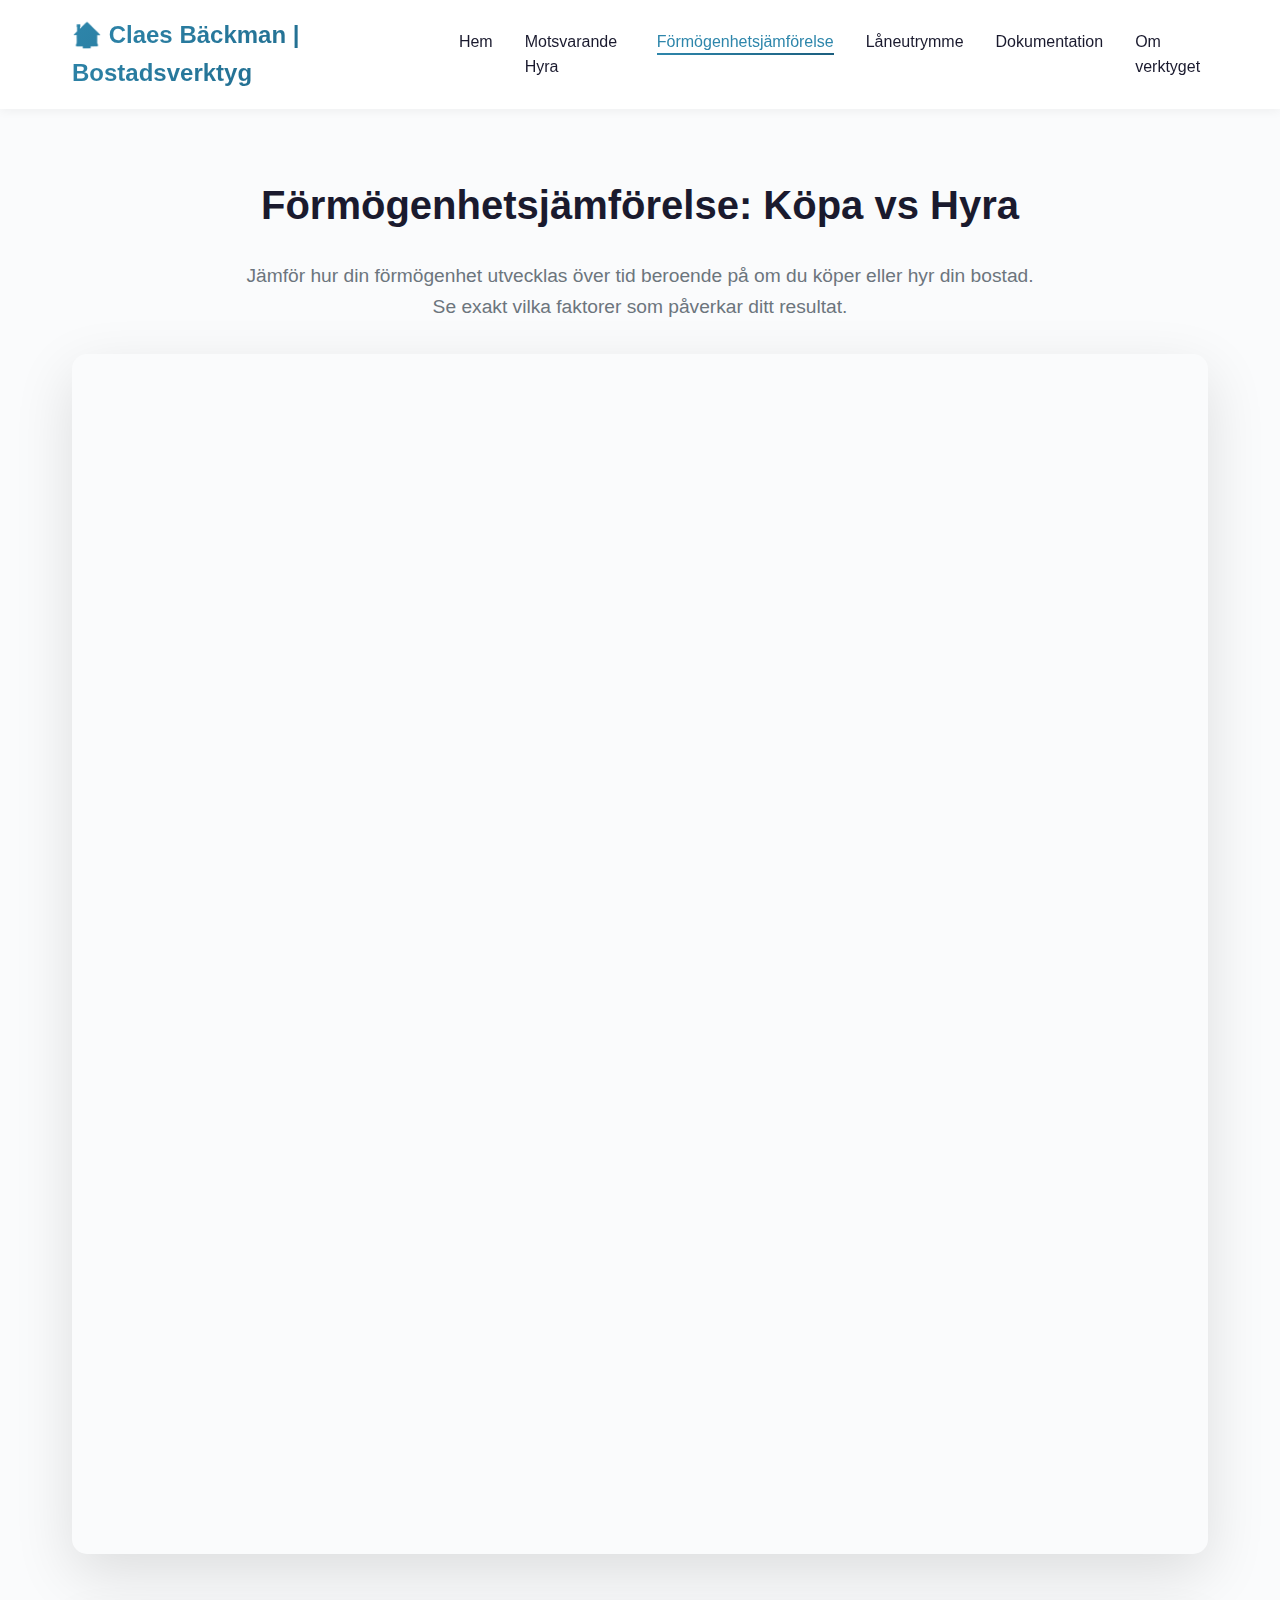
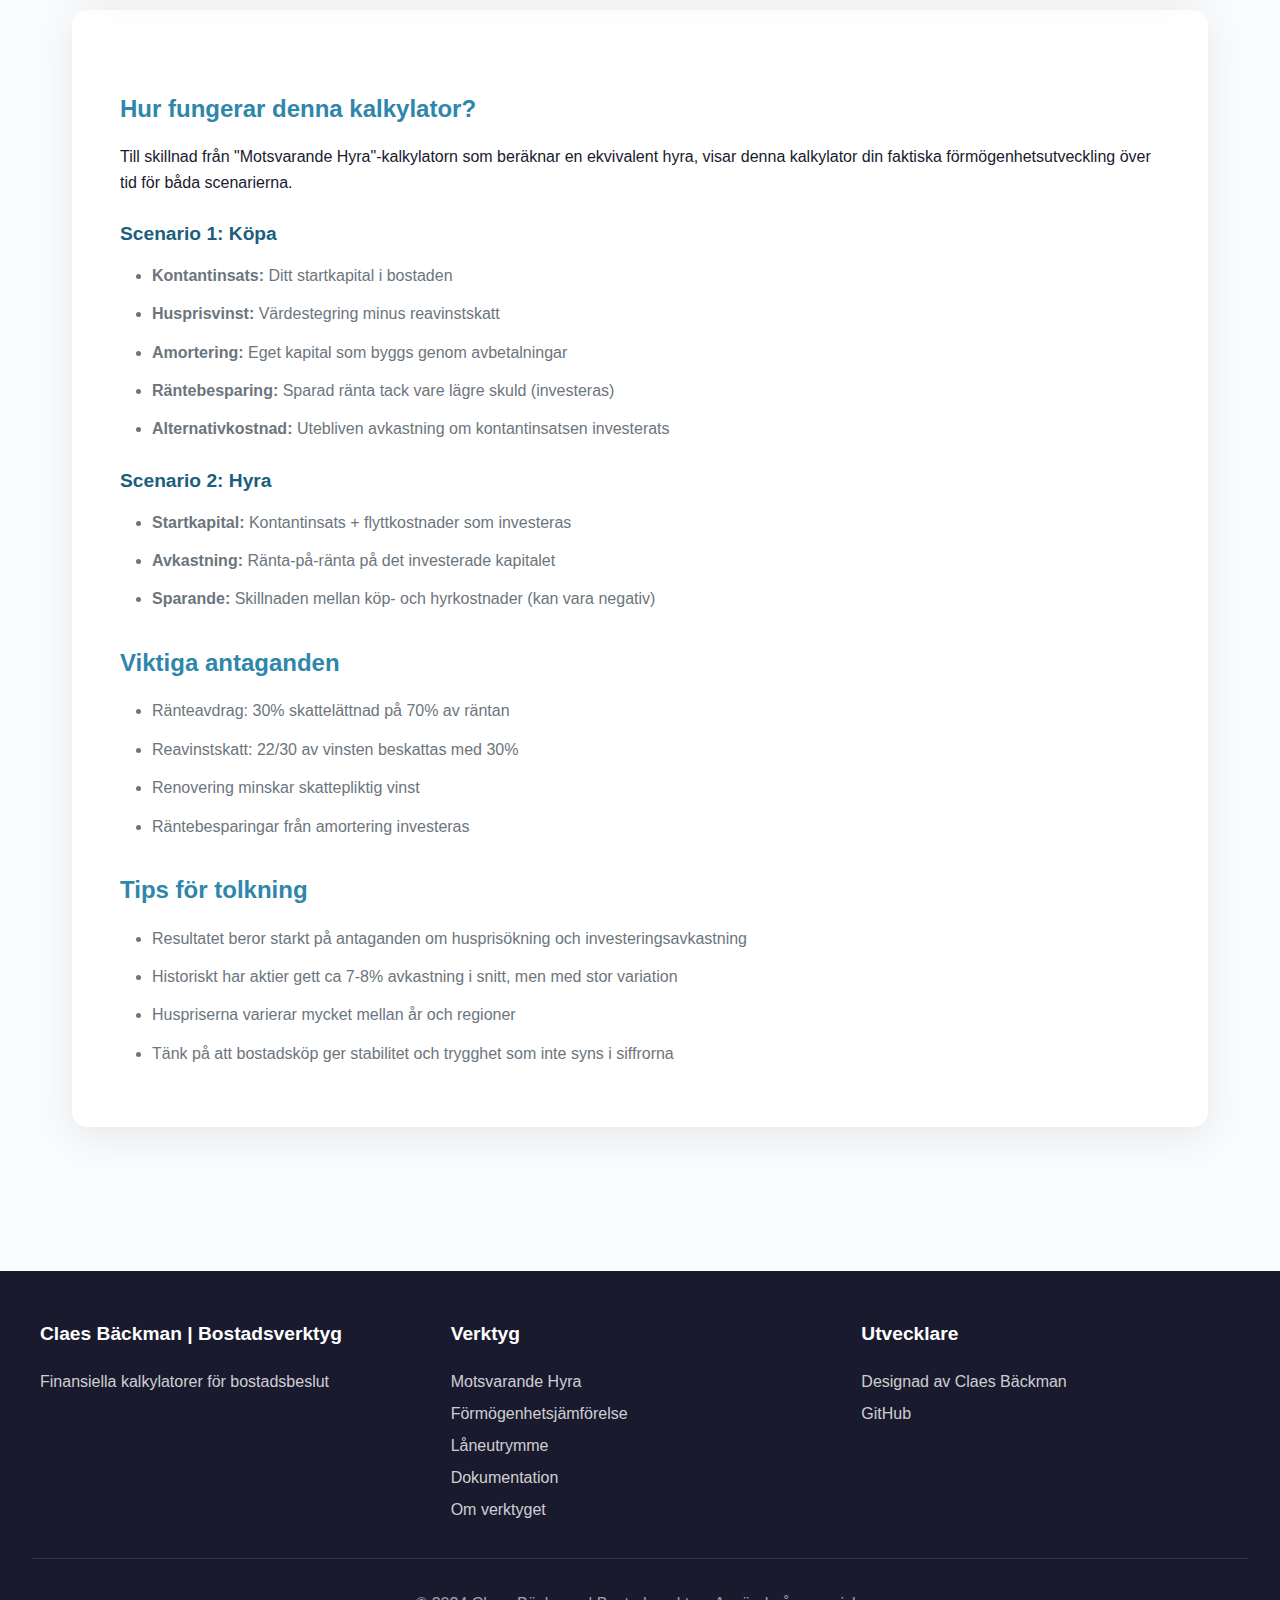
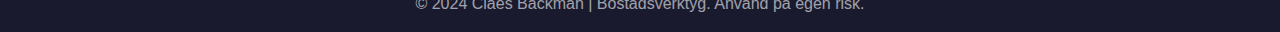
<file: wealth-comparison.html>
<!DOCTYPE html>
<html lang="sv">
<head>
    <meta charset="UTF-8">
    <meta name="viewport" content="width=device-width, initial-scale=1.0">
    <title>Claes Bäckman | Bostadsverktyg</title>
    <link rel="stylesheet" href="styles.css">
    <!-- Google tag (gtag.js) -->
    <script async src="https://www.googletagmanager.com/gtag/js?id=G-PWQ0R13QTD"></script>
    <script>
      window.dataLayer = window.dataLayer || [];
      function gtag(){dataLayer.push(arguments);}
      gtag('js', new Date());

      gtag('config', 'G-PWQ0R13QTD');
    </script>
</head>
<body>
    <nav class="navbar">
        <div class="nav-container">
            <div class="logo">🏠 Claes Bäckman | Bostadsverktyg</div>
            <ul class="nav-menu">
                <li><a href="index.html">Hem</a></li>
                <li><a href="calculator.html">Motsvarande Hyra</a></li>
                <li><a href="wealth-comparison.html" class="active">Förmögenhetsjämförelse</a></li>
                <li><a href="borrowing-capacity.html">Låneutrymme</a></li>
                <li><a href="documentation.html">Dokumentation</a></li>
                <li><a href="about.html">Om verktyget</a></li>
            </ul>
        </div>
    </nav>

    <main class="container">
        <section>
            <h2>Förmögenhetsjämförelse: Köpa vs Hyra</h2>
            <p class="lead">
                Jämför hur din förmögenhet utvecklas över tid beroende på om du köper eller hyr din bostad.
                Se exakt vilka faktorer som påverkar ditt resultat.
            </p>

            <iframe
                src="https://claesbackman.shinyapps.io/app_amortization/"
                class="calculator-embed"
                title="Förmögenhetsjämförelse Kalkylator"
            ></iframe>

            <div class="content-section" style="margin-top: 3rem;">
                <h3>Hur fungerar denna kalkylator?</h3>
                <p>
                    Till skillnad från "Motsvarande Hyra"-kalkylatorn som beräknar en ekvivalent hyra,
                    visar denna kalkylator din faktiska förmögenhetsutveckling över tid för båda scenarierna.
                </p>

                <h4>Scenario 1: Köpa</h4>
                <ul>
                    <li><strong>Kontantinsats:</strong> Ditt startkapital i bostaden</li>
                    <li><strong>Husprisvinst:</strong> Värdestegring minus reavinstskatt</li>
                    <li><strong>Amortering:</strong> Eget kapital som byggs genom avbetalningar</li>
                    <li><strong>Räntebesparing:</strong> Sparad ränta tack vare lägre skuld (investeras)</li>
                    <li><strong>Alternativkostnad:</strong> Utebliven avkastning om kontantinsatsen investerats</li>
                </ul>

                <h4>Scenario 2: Hyra</h4>
                <ul>
                    <li><strong>Startkapital:</strong> Kontantinsats + flyttkostnader som investeras</li>
                    <li><strong>Avkastning:</strong> Ränta-på-ränta på det investerade kapitalet</li>
                    <li><strong>Sparande:</strong> Skillnaden mellan köp- och hyrkostnader (kan vara negativ)</li>
                </ul>

                <h3>Viktiga antaganden</h3>
                <ul>
                    <li>Ränteavdrag: 30% skattelättnad på 70% av räntan</li>
                    <li>Reavinstskatt: 22/30 av vinsten beskattas med 30%</li>
                    <li>Renovering minskar skattepliktig vinst</li>
                    <li>Räntebesparingar från amortering investeras</li>
                </ul>

                <h3>Tips för tolkning</h3>
                <ul>
                    <li>Resultatet beror starkt på antaganden om husprisökning och investeringsavkastning</li>
                    <li>Historiskt har aktier gett ca 7-8% avkastning i snitt, men med stor variation</li>
                    <li>Huspriserna varierar mycket mellan år och regioner</li>
                    <li>Tänk på att bostadsköp ger stabilitet och trygghet som inte syns i siffrorna</li>
                </ul>
            </div>
        </section>
    </main>

    <footer>
        <div class="footer-content">
            <div class="footer-section">
                <h4>Claes Bäckman | Bostadsverktyg</h4>
                <p>Finansiella kalkylatorer för bostadsbeslut</p>
            </div>
            <div class="footer-section">
                <h4>Verktyg</h4>
                <ul>
                    <li><a href="calculator.html">Motsvarande Hyra</a></li>
                    <li><a href="wealth-comparison.html">Förmögenhetsjämförelse</a></li>
                    <li><a href="borrowing-capacity.html">Låneutrymme</a></li>
                    <li><a href="documentation.html">Dokumentation</a></li>
                    <li><a href="about.html">Om verktyget</a></li>
                </ul>
            </div>
            <div class="footer-section">
                <h4>Utvecklare</h4>
                <p>Designad av <a href="https://www.claesbackman.com/" target="_blank">Claes Bäckman</a></p>
                <p><a href="https://github.com/claesbackman/Verktyg" target="_blank">GitHub</a></p>
            </div>
        </div>
        <div class="footer-bottom">
            <p>&copy; 2024 Claes Bäckman | Bostadsverktyg. Använd på egen risk.</p>
        </div>
    </footer>
</body>
</html>
</file>
<file: styles.css>
/* Reset and base styles */
* {
    margin: 0;
    padding: 0;
    box-sizing: border-box;
}

:root {
    --primary-color: #2E86AB;
    --secondary-color: #1B5E7E;
    --accent-color: #D4763A;
    --text-dark: #1a1a2e;
    --text-light: #6c757d;
    --bg-light: #fafbfc;
    --white: #ffffff;
    --shadow: 0 10px 40px rgba(0, 0, 0, 0.08);
    --shadow-lg: 0 20px 60px rgba(0, 0, 0, 0.12);
}

body {
    font-family: -apple-system, BlinkMacSystemFont, 'Segoe UI', Roboto, 'Helvetica Neue', Arial, sans-serif;
    line-height: 1.6;
    color: var(--text-dark);
    background-color: var(--bg-light);
}

/* Navigation */
.navbar {
    background: var(--white);
    box-shadow: 0 2px 10px rgba(0, 0, 0, 0.05);
    position: sticky;
    top: 0;
    z-index: 1000;
}

.nav-container {
    max-width: 1200px;
    margin: 0 auto;
    padding: 1rem 2rem;
    display: flex;
    justify-content: space-between;
    align-items: center;
}

.logo {
    font-size: 1.5rem;
    font-weight: bold;
    background: linear-gradient(135deg, var(--primary-color), var(--secondary-color));
    -webkit-background-clip: text;
    -webkit-text-fill-color: transparent;
    background-clip: text;
}

.nav-menu {
    display: flex;
    list-style: none;
    gap: 2rem;
}

.nav-menu a {
    text-decoration: none;
    color: var(--text-dark);
    font-weight: 500;
    transition: color 0.3s ease;
    position: relative;
}

.nav-menu a:hover,
.nav-menu a.active {
    color: var(--primary-color);
}

.nav-menu a.active::after {
    content: '';
    position: absolute;
    bottom: -5px;
    left: 0;
    right: 0;
    height: 2px;
    background: linear-gradient(135deg, var(--primary-color), var(--secondary-color));
}

/* Hero Section */
.hero {
    background: linear-gradient(135deg, var(--primary-color) 0%, var(--secondary-color) 65%, var(--accent-color) 100%);
    color: var(--white);
    padding: 6rem 2rem;
    position: relative;
    overflow: hidden;
}

.hero-content {
    max-width: 1200px;
    margin: 0 auto;
    text-align: center;
    position: relative;
    z-index: 10;
}

.hero-title {
    font-size: 3.5rem;
    font-weight: 800;
    margin-bottom: 1.5rem;
    animation: fadeInUp 0.8s ease;
}

.hero-subtitle {
    font-size: 1.3rem;
    margin-bottom: 2.5rem;
    opacity: 0.95;
    animation: fadeInUp 0.8s ease 0.2s both;
}

.hero-graphic {
    display: flex;
    justify-content: center;
    gap: 2rem;
    margin-top: 3rem;
    flex-wrap: wrap;
}

.floating-card {
    background: rgba(255, 255, 255, 0.15);
    backdrop-filter: blur(10px);
    padding: 1.5rem 2rem;
    border-radius: 15px;
    animation: float 3s ease-in-out infinite;
    box-shadow: 0 8px 32px rgba(0, 0, 0, 0.1);
}

.floating-card.delay-1 {
    animation-delay: 1s;
}

.floating-card.delay-2 {
    animation-delay: 2s;
}

.floating-card h3 {
    font-size: 1.3rem;
    margin-bottom: 0.5rem;
}

.floating-card p {
    font-size: 0.9rem;
    opacity: 0.9;
}

@keyframes fadeInUp {
    from {
        opacity: 0;
        transform: translateY(30px);
    }
    to {
        opacity: 1;
        transform: translateY(0);
    }
}

@keyframes float {
    0%, 100% {
        transform: translateY(0px);
    }
    50% {
        transform: translateY(-15px);
    }
}

/* CTA Button */
.cta-button {
    display: inline-block;
    background: var(--white);
    color: var(--primary-color);
    padding: 1rem 3rem;
    text-decoration: none;
    border-radius: 50px;
    font-size: 1.2rem;
    font-weight: bold;
    transition: all 0.3s ease;
    box-shadow: 0 5px 20px rgba(0, 0, 0, 0.2);
    animation: fadeInUp 0.8s ease 0.4s both;
}

.cta-button:hover {
    transform: translateY(-3px);
    box-shadow: 0 8px 30px rgba(46, 134, 171, 0.35);
}

.cta-button:focus-visible {
    outline: 3px solid rgba(212, 118, 58, 0.5);
    outline-offset: 3px;
}

/* Container */
.container {
    max-width: 1200px;
    margin: 0 auto;
    padding: 4rem 2rem;
}

section {
    margin-bottom: 5rem;
}

h2 {
    font-size: 2.5rem;
    color: var(--text-dark);
    margin-bottom: 1.5rem;
    text-align: center;
}

.lead {
    font-size: 1.2rem;
    color: var(--text-light);
    text-align: center;
    max-width: 800px;
    margin: 0 auto 2rem;
}

/* Highlight Box */
.highlight-box {
    background: linear-gradient(135deg, rgba(46, 134, 171, 0.12), rgba(27, 94, 126, 0.12));
    border-left: 4px solid var(--primary-color);
    padding: 1.5rem;
    border-radius: 10px;
    margin: 2rem auto;
    max-width: 800px;
}

/* Features Grid */
.features-grid {
    display: grid;
    grid-template-columns: repeat(auto-fit, minmax(300px, 1fr));
    gap: 2rem;
    margin-top: 3rem;
}

.feature-card {
    background: var(--white);
    padding: 2rem;
    border-radius: 15px;
    box-shadow: var(--shadow);
    transition: transform 0.3s ease, box-shadow 0.3s ease;
}

.feature-card:hover {
    transform: translateY(-5px);
    box-shadow: var(--shadow-lg);
}

.feature-icon {
    font-size: 3rem;
    margin-bottom: 1rem;
}

.feature-card h3 {
    color: var(--primary-color);
    font-size: 1.4rem;
    margin-bottom: 1rem;
}

.feature-card p {
    color: var(--text-light);
    line-height: 1.8;
}

/* Steps */
.steps {
    display: grid;
    grid-template-columns: repeat(auto-fit, minmax(250px, 1fr));
    gap: 3rem;
    margin-top: 3rem;
}

.step {
    text-align: center;
}

.step-number {
    width: 60px;
    height: 60px;
    background: linear-gradient(135deg, var(--primary-color), var(--secondary-color));
    color: var(--white);
    border-radius: 50%;
    display: flex;
    align-items: center;
    justify-content: center;
    font-size: 1.5rem;
    font-weight: bold;
    margin: 0 auto 1.5rem;
    box-shadow: 0 5px 20px rgba(46, 134, 171, 0.3);
}

.step h3 {
    color: var(--text-dark);
    margin-bottom: 1rem;
}

.step p {
    color: var(--text-light);
}

/* CTA Section */
.cta-section {
    background: linear-gradient(135deg, var(--primary-color), var(--secondary-color), var(--accent-color));
    color: var(--white);
    padding: 4rem 2rem;
    border-radius: 20px;
    text-align: center;
}

.cta-section h2 {
    color: var(--white);
}

.cta-section p {
    font-size: 1.2rem;
    margin-bottom: 2rem;
    opacity: 0.95;
}

.cta-section .cta-button {
    background: var(--white);
    color: var(--primary-color);
}

/* Footer */
footer {
    background: var(--text-dark);
    color: var(--white);
    padding: 3rem 2rem 1rem;
}

.footer-content {
    max-width: 1200px;
    margin: 0 auto;
    display: grid;
    grid-template-columns: repeat(auto-fit, minmax(250px, 1fr));
    gap: 2rem;
    margin-bottom: 2rem;
}

.footer-section h4 {
    color: var(--white);
    margin-bottom: 1rem;
    font-size: 1.2rem;
}

.footer-section p,
.footer-section a {
    color: rgba(255, 255, 255, 0.8);
    text-decoration: none;
    line-height: 2;
}

.footer-section a:hover {
    color: var(--white);
    text-decoration: underline;
}

.footer-section ul {
    list-style: none;
}

.footer-bottom {
    text-align: center;
    padding-top: 2rem;
    border-top: 1px solid rgba(255, 255, 255, 0.1);
    color: rgba(255, 255, 255, 0.6);
}

/* Content sections */
.content-section {
    background: var(--white);
    padding: 3rem;
    border-radius: 15px;
    box-shadow: var(--shadow);
    margin-bottom: 2rem;
}

.content-section h3 {
    color: var(--primary-color);
    font-size: 1.5rem;
    margin: 2rem 0 1rem;
}

.content-section h4 {
    color: var(--secondary-color);
    font-size: 1.2rem;
    margin: 1.5rem 0 0.8rem;
}

.content-section ul,
.content-section ol {
    margin-left: 2rem;
    color: var(--text-light);
}

.content-section li {
    margin-bottom: 0.8rem;
}

/* Formula Box */
.formula-box {
    background: #f8f9fa;
    border-left: 4px solid var(--primary-color);
    padding: 1.5rem;
    margin: 2rem 0;
    border-radius: 5px;
    overflow-x: auto;
    font-family: 'Courier New', Courier, monospace;
    font-size: 0.95rem;
    line-height: 1.8;
}

/* Calculator embed */
.calculator-embed {
    width: 100%;
    height: 1200px;
    border: none;
    border-radius: 15px;
    box-shadow: var(--shadow-lg);
}

/* Responsive Design */
@media (max-width: 768px) {
    .hero-title {
        font-size: 2.5rem;
    }

    .hero-subtitle {
        font-size: 1.1rem;
    }

    .nav-menu {
        flex-direction: column;
        gap: 1rem;
    }

    .features-grid,
    .steps {
        grid-template-columns: 1fr;
    }

    h2 {
        font-size: 2rem;
    }

    .container {
        padding: 2rem 1rem;
    }
}
</file>
